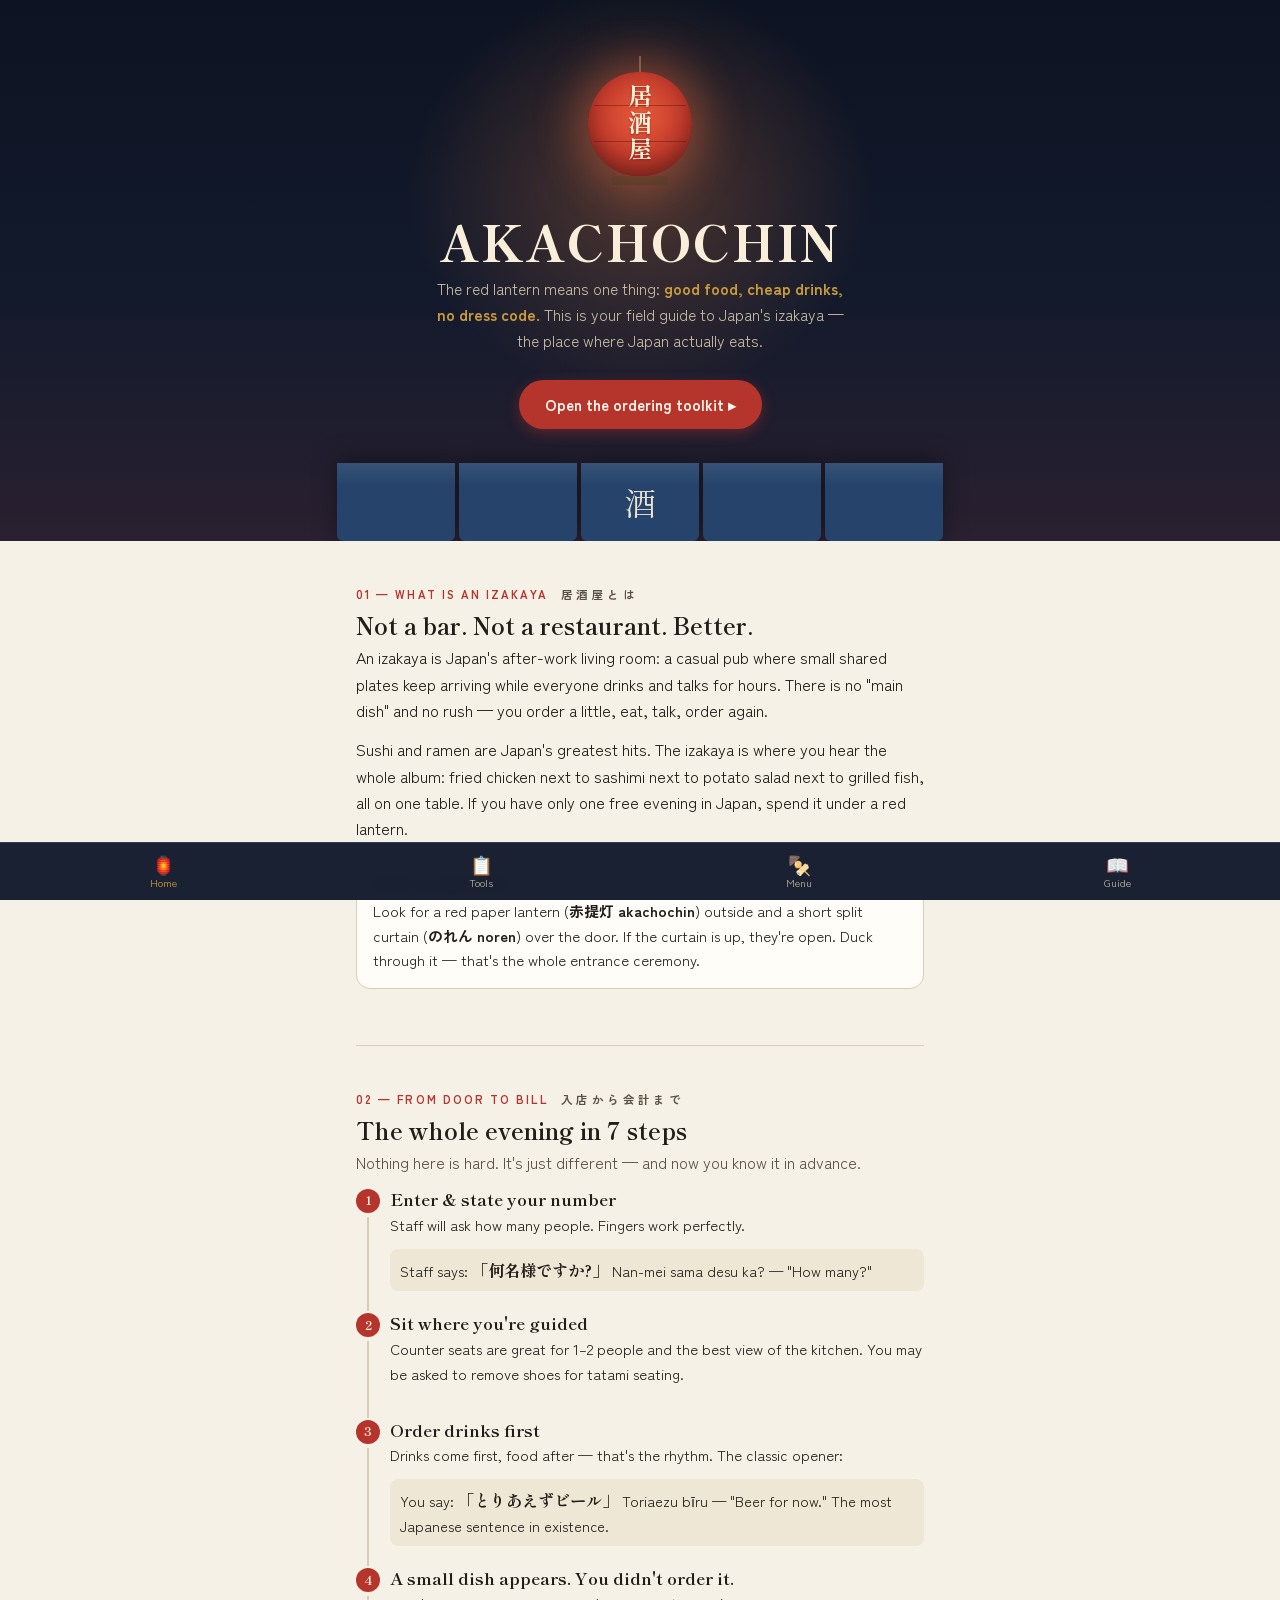
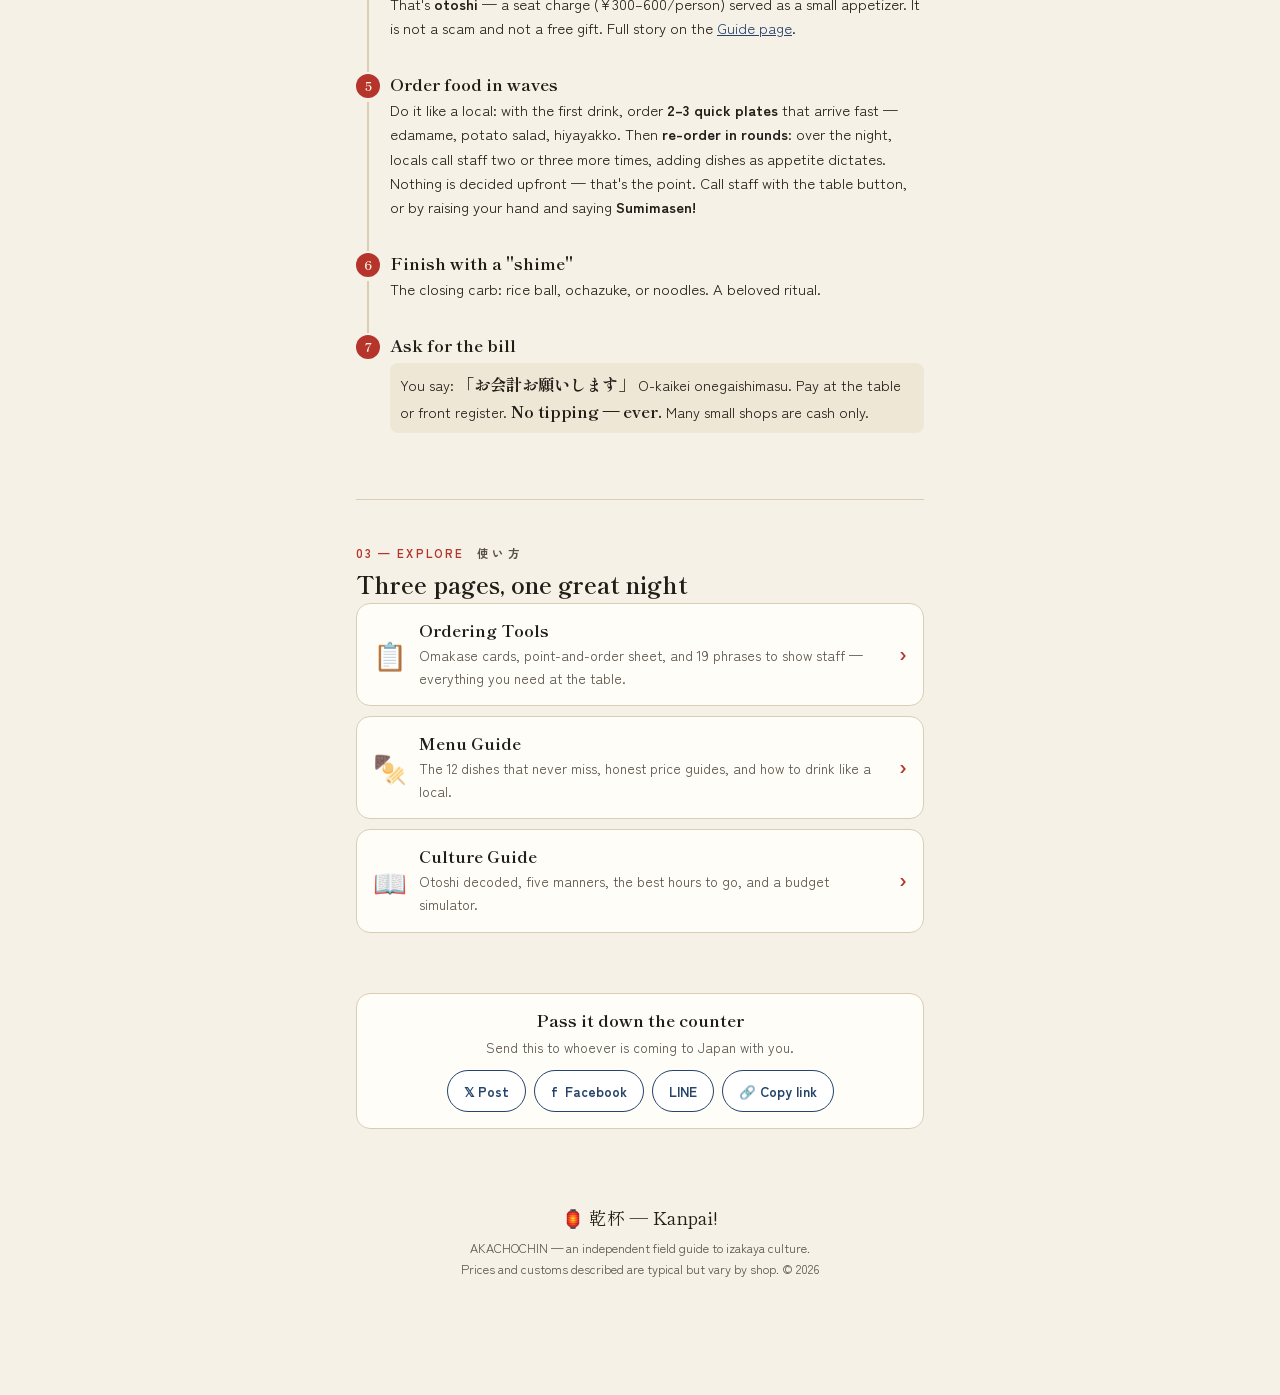
<file: index.html>
<!DOCTYPE html>
<html lang="en">
<head>
<meta charset="UTF-8">
<meta name="viewport" content="width=device-width, initial-scale=1.0">
<title>AKACHOCHIN — The Real Izakaya Guide for Travelers</title>
<meta name="description" content="How to enjoy a real Japanese izakaya: ordering tools, menu guide, otoshi explained, manners, and a budget calculator. Made for travelers.">
<meta property="og:site_name" content="AKACHOCHIN">
<meta property="og:type" content="website">
<meta property="og:title" content="AKACHOCHIN — The Real Izakaya Guide for Travelers">
<meta property="og:description" content="How to enjoy a real Japanese izakaya: ordering tools, menu guide, otoshi explained, manners, and a budget calculator. Made for travelers.">
<meta name="twitter:card" content="summary">
<link rel="preconnect" href="https://fonts.googleapis.com">
<link rel="preconnect" href="https://fonts.gstatic.com" crossorigin>
<link href="https://fonts.googleapis.com/css2?family=Shippori+Mincho:wght@500;600;800&family=Zen+Kaku+Gothic+New:wght@400;500;700&display=swap" rel="stylesheet">
<link rel="stylesheet" href="style.css">
</head>
<body>
<header class="hero">
  <div class="lantern" aria-hidden="true">
    <div class="cord"></div>
    <div class="body"><span class="moji">居酒屋</span></div>
    <div class="cap"></div>
  </div>
  <h1>AKACHOCHIN</h1>
  <p class="sub">The red lantern means one thing: <strong>good food, cheap drinks, no dress code.</strong> This is your field guide to Japan's izakaya — the place where Japan actually eats.</p>
  <a class="hero-cta" href="tools.html">Open the ordering toolkit ▸</a>
  <div class="noren" aria-hidden="true">
    <span></span><span></span><span></span><span></span><span></span>
  </div>
</header>

<main class="wrap">
<main class="wrap">

<section id="what">
  <p class="eyebrow">01 — What is an izakaya <span class="jp">居酒屋とは</span></p>
  <h2>Not a bar. Not a restaurant. Better.</h2>
  <p>An izakaya is Japan's after-work living room: a casual pub where small shared plates keep arriving while everyone drinks and talks for hours. There is no "main dish" and no rush — you order a little, eat, talk, order again.</p>
  <p>Sushi and ramen are Japan's greatest hits. The izakaya is where you hear the whole album: fried chicken next to sashimi next to potato salad next to grilled fish, all on one table. If you have only one free evening in Japan, spend it under a red lantern.</p>
  <div class="card">
    <h3>How to spot one</h3>
    <p style="margin:6px 0 0;font-size:.92rem">Look for a red paper lantern (<b>赤提灯 akachochin</b>) outside and a short split curtain (<b>のれん noren</b>) over the door. If the curtain is up, they're open. Duck through it — that's the whole entrance ceremony.</p>
  </div>
</section>

<section id="flow">
  <p class="eyebrow">02 — From door to bill <span class="jp">入店から会計まで</span></p>
  <h2>The whole evening in 7 steps</h2>
  <p class="lead">Nothing here is hard. It's just different — and now you know it in advance.</p>
  <ol class="flow">
    <li data-n="1"><h3>Enter & state your number</h3>
      <p style="font-size:.92rem">Staff will ask how many people. Fingers work perfectly.</p>
      <span class="jp-say">Staff says: <b>「何名様ですか?」</b> Nan-mei sama desu ka? — "How many?"</span></li>
    <li data-n="2"><h3>Sit where you're guided</h3>
      <p style="font-size:.92rem">Counter seats are great for 1–2 people and the best view of the kitchen. You may be asked to remove shoes for tatami seating.</p></li>
    <li data-n="3"><h3>Order drinks first</h3>
      <p style="font-size:.92rem">Drinks come first, food after — that's the rhythm. The classic opener:</p>
      <span class="jp-say">You say: <b>「とりあえずビール」</b> Toriaezu bīru — "Beer for now." The most Japanese sentence in existence.</span></li>
    <li data-n="4"><h3>A small dish appears. You didn't order it.</h3>
      <p style="font-size:.92rem">That's <b>otoshi</b> — a seat charge (¥300–600/person) served as a small appetizer. It is not a scam and not a free gift. Full story on the <a href="guide.html#otoshi">Guide page</a>.</p></li>
    <li data-n="5"><h3>Order food in waves</h3>
      <p style="font-size:.92rem">Do it like a local: with the first drink, order <b>2–3 quick plates</b> that arrive fast — edamame, potato salad, hiyayakko. Then <b>re-order in rounds</b>: over the night, locals call staff two or three more times, adding dishes as appetite dictates. Nothing is decided upfront — that's the point. Call staff with the table button, or by raising your hand and saying <b>Sumimasen!</b></p></li>
    <li data-n="6"><h3>Finish with a "shime"</h3>
      <p style="font-size:.92rem">The closing carb: rice ball, ochazuke, or noodles. A beloved ritual.</p></li>
    <li data-n="7"><h3>Ask for the bill</h3>
      <span class="jp-say">You say: <b>「お会計お願いします」</b> O-kaikei onegaishimasu. Pay at the table or front register. <b>No tipping — ever.</b> Many small shops are cash only.</span></li>
  </ol>
</section>

<!-- ================= EXPLORE ================= -->
<section id="explore" style="border-bottom:none">
  <p class="eyebrow">03 — Explore <span class="jp">使い方</span></p>
  <h2>Three pages, one great night</h2>
  <a class="pagecard" href="tools.html"><div class="card"><span class="big-ic">📋</span>
    <div><h3>Ordering Tools</h3><p>Omakase cards, point-and-order sheet, and 19 phrases to show staff — everything you need at the table.</p></div>
    <span class="arr">›</span></div></a>
  <a class="pagecard" href="menu.html"><div class="card"><span class="big-ic">🍢</span>
    <div><h3>Menu Guide</h3><p>The 12 dishes that never miss, honest price guides, and how to drink like a local.</p></div>
    <span class="arr">›</span></div></a>
  <a class="pagecard" href="guide.html"><div class="card"><span class="big-ic">📖</span>
    <div><h3>Culture Guide</h3><p>Otoshi decoded, five manners, the best hours to go, and a budget simulator.</p></div>
    <span class="arr">›</span></div></a>
</section>
<div class="share-wrap"><div class="card" id="shareBox" data-text="AKACHOCHIN 🏮 The field guide to Japan's izakaya — how to order, what otoshi is, and the dishes that never miss."></div></div></main>

<footer>
  <div class="kanpai">🏮 乾杯 — Kanpai!</div>
  <p>AKACHOCHIN — an independent field guide to izakaya culture.<br>
  Prices and customs described are typical but vary by shop. © 2026</p>
</footer>

<nav class="bottom" aria-label="Site navigation"><a href="index.html" class="hot"><span class="i">🏮</span>Home</a><a href="tools.html"><span class="i">📋</span>Tools</a><a href="menu.html"><span class="i">🍢</span>Menu</a><a href="guide.html"><span class="i">📖</span>Guide</a></nav>
<script src="app.js"></script>
</body>
</html>
</file>
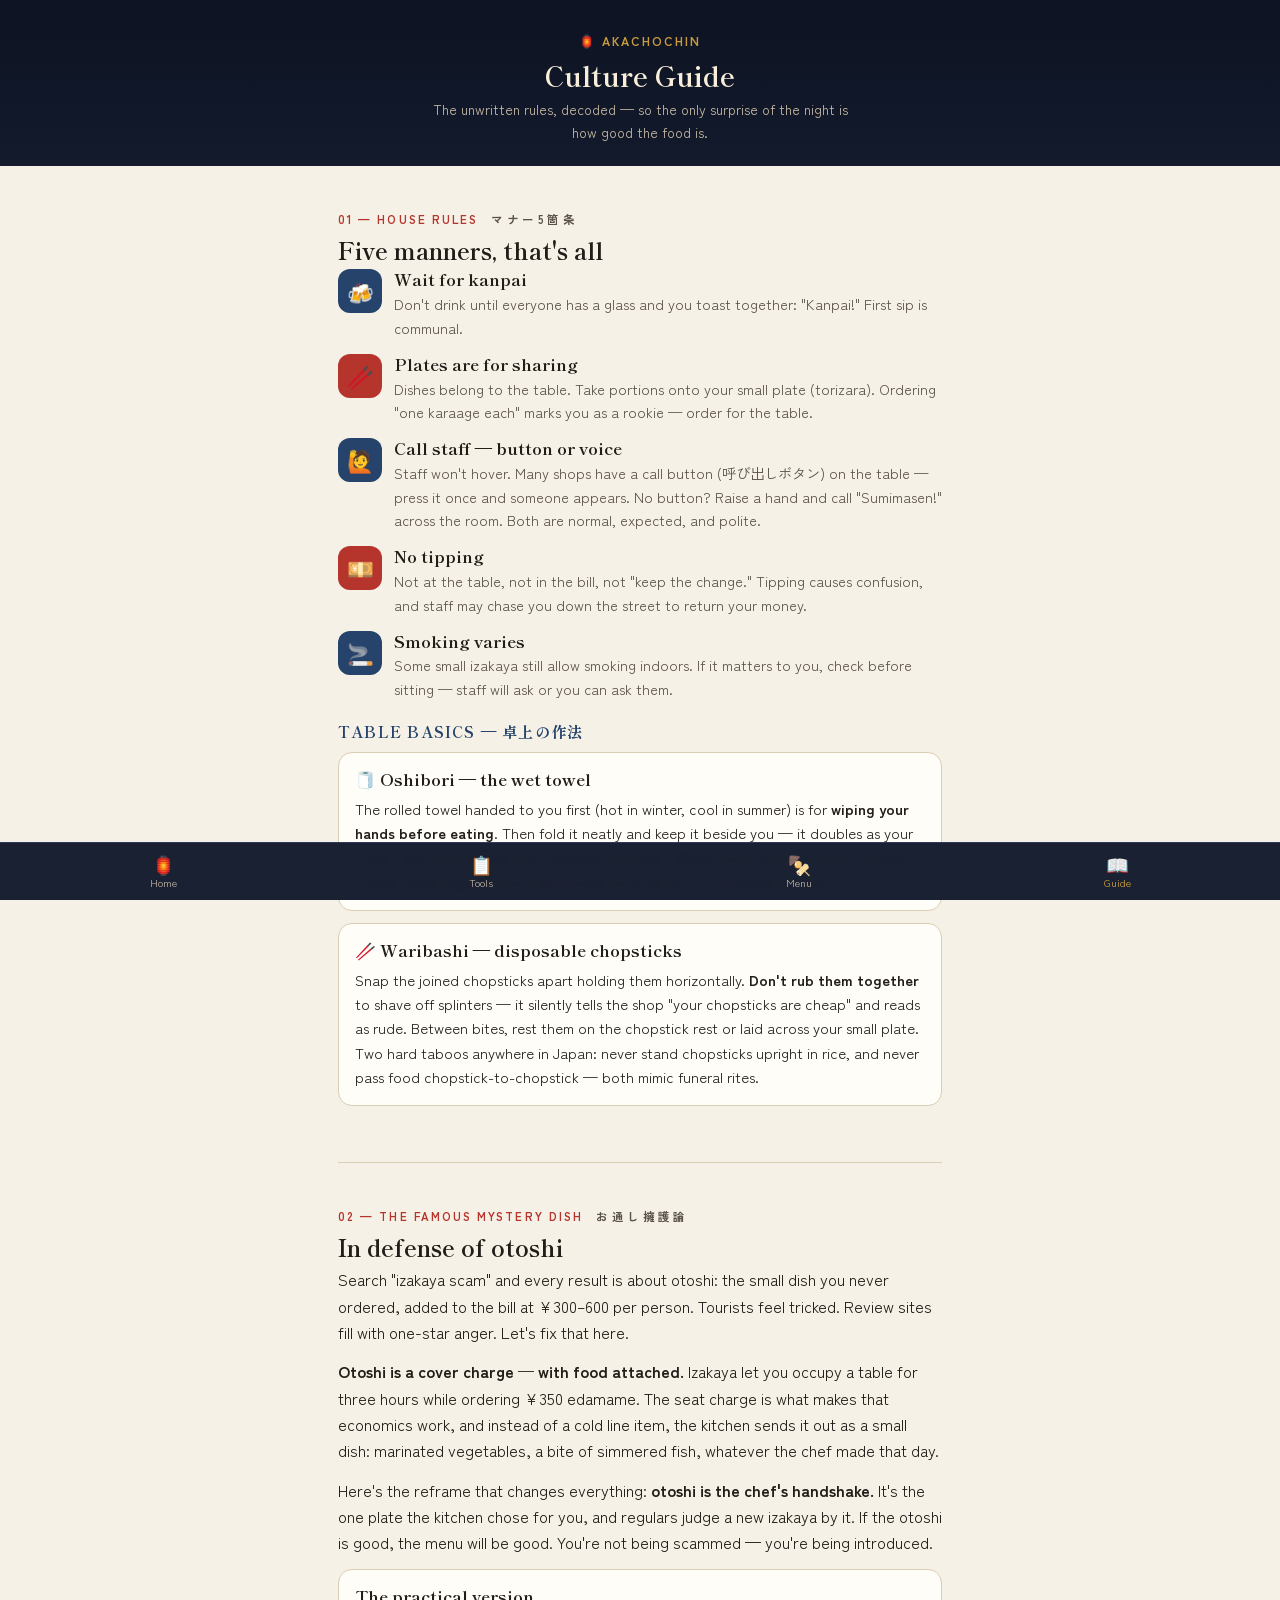
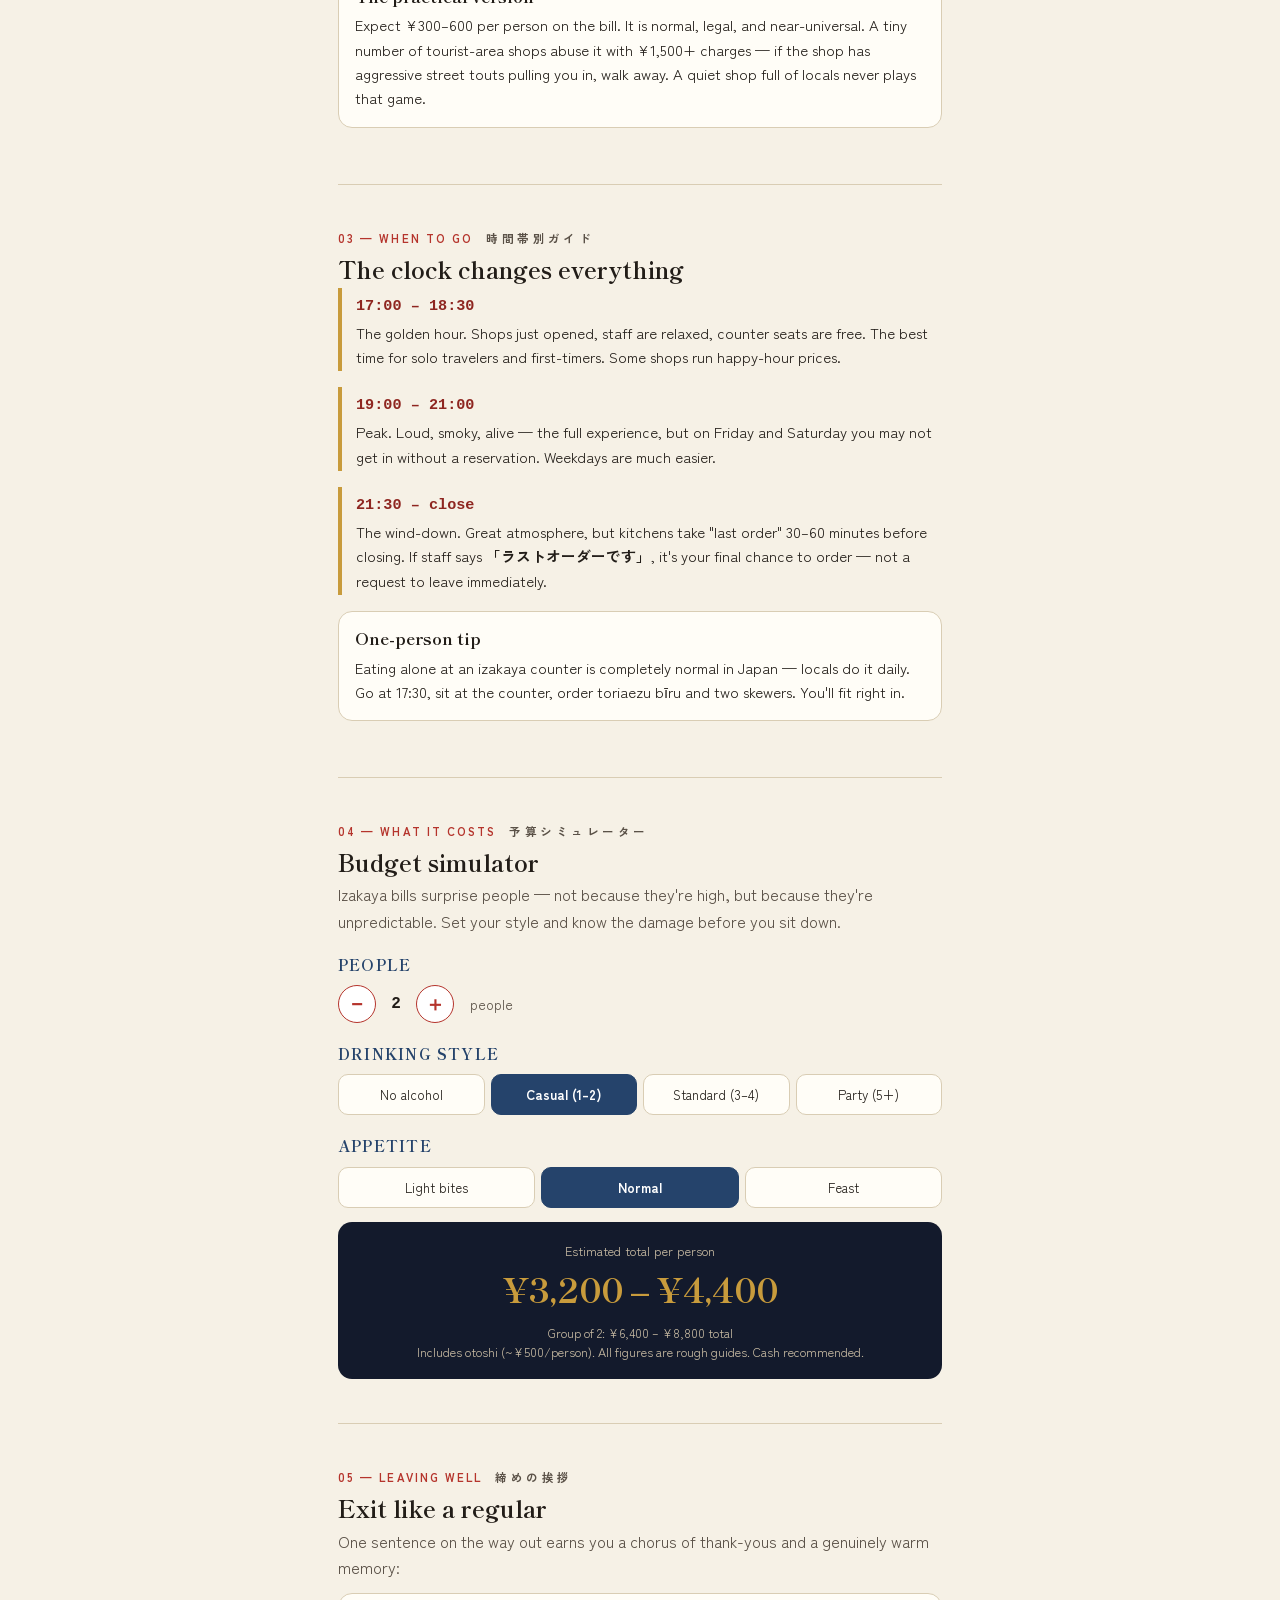
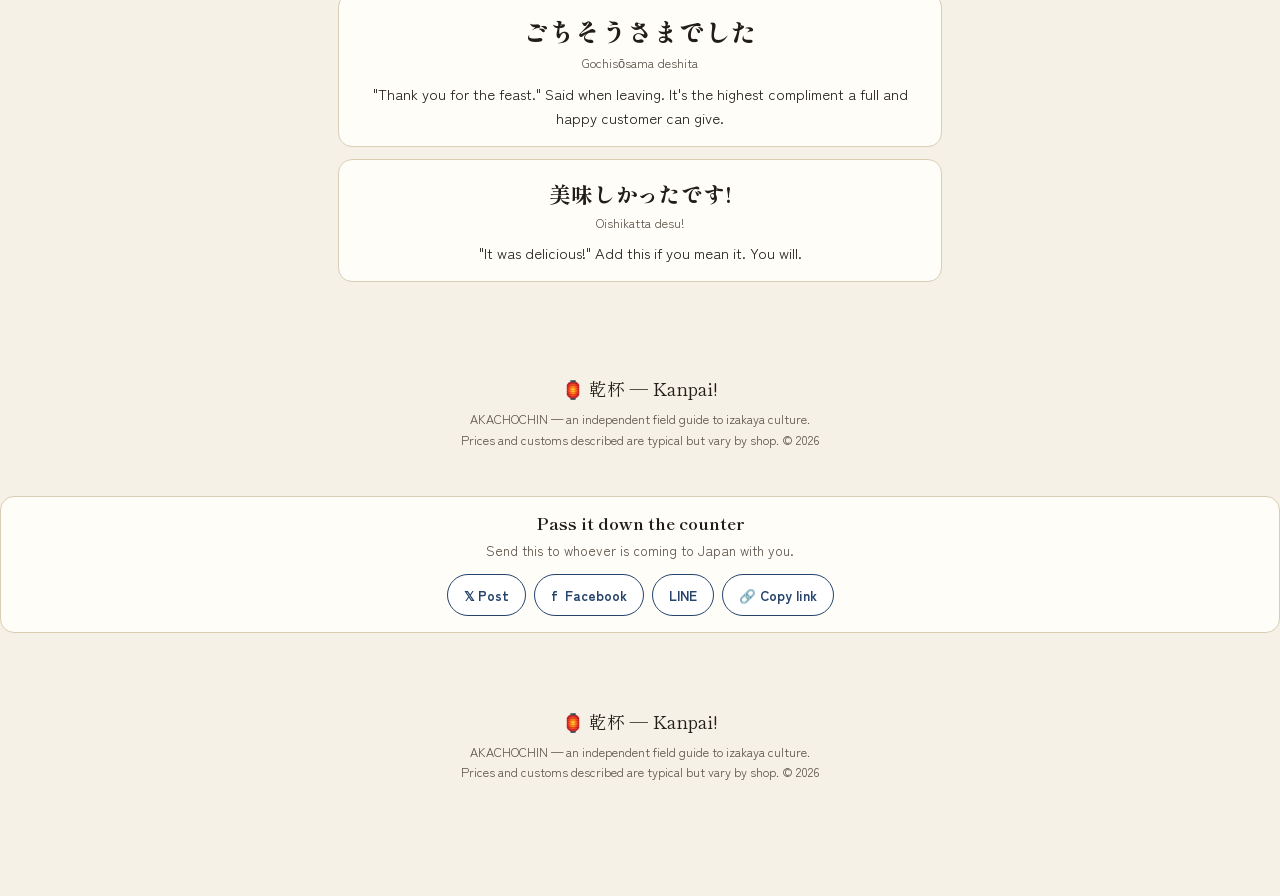
<file: guide.html>
<!DOCTYPE html>
<html lang="en">
<head>
<meta charset="UTF-8">
<meta name="viewport" content="width=device-width, initial-scale=1.0">
<title>Izakaya Culture Guide — manners, otoshi, budget | AKACHOCHIN</title>
<meta name="description" content="Five manners, oshibori and chopstick basics, the otoshi cover charge explained, the best hours to go, and a per-person budget simulator.">
<meta property="og:site_name" content="AKACHOCHIN">
<meta property="og:type" content="website">
<meta property="og:title" content="Izakaya Culture Guide — manners, otoshi, budget | AKACHOCHIN">
<meta property="og:description" content="Five manners, oshibori and chopstick basics, the otoshi cover charge explained, the best hours to go, and a per-person budget simulator.">
<meta name="twitter:card" content="summary">
<link rel="preconnect" href="https://fonts.googleapis.com">
<link rel="preconnect" href="https://fonts.gstatic.com" crossorigin>
<link href="https://fonts.googleapis.com/css2?family=Shippori+Mincho:wght@500;600;800&family=Zen+Kaku+Gothic+New:wght@400;500;700&display=swap" rel="stylesheet">
<link rel="stylesheet" href="style.css">
</head>
<body>
<header class="page-head">
  <a class="home" href="index.html">🏮 AKACHOCHIN</a>
  <h1>Culture Guide</h1>
  <p class="sub">The unwritten rules, decoded — so the only surprise of the night is how good the food is.</p>
</header>
<main class="wrap">

<section id="manners">
  <p class="eyebrow">01 — House rules <span class="jp">マナー5箇条</span></p>
  <h2>Five manners, that's all</h2>
  <div class="manner"><div class="ic">🍻</div><div>
    <h3>Wait for kanpai</h3><p>Don't drink until everyone has a glass and you toast together: "Kanpai!" First sip is communal.</p></div></div>
  <div class="manner"><div class="ic">🥢</div><div>
    <h3>Plates are for sharing</h3><p>Dishes belong to the table. Take portions onto your small plate (torizara). Ordering "one karaage each" marks you as a rookie — order for the table.</p></div></div>
  <div class="manner"><div class="ic">🙋</div><div>
    <h3>Call staff — button or voice</h3><p>Staff won't hover. Many shops have a call button (呼び出しボタン) on the table — press it once and someone appears. No button? Raise a hand and call "Sumimasen!" across the room. Both are normal, expected, and polite.</p></div></div>
  <div class="manner"><div class="ic">💴</div><div>
    <h3>No tipping</h3><p>Not at the table, not in the bill, not "keep the change." Tipping causes confusion, and staff may chase you down the street to return your money.</p></div></div>
  <div class="manner"><div class="ic">🚬</div><div>
    <h3>Smoking varies</h3><p>Some small izakaya still allow smoking indoors. If it matters to you, check before sitting — staff will ask or you can ask them.</p></div></div>

  <div class="subhead">TABLE BASICS — 卓上の作法</div>
  <div class="card">
    <h3>🧻 Oshibori — the wet towel</h3>
    <p style="margin:6px 0 0;font-size:.92rem">The rolled towel handed to you first (hot in winter, cool in summer) is for <b>wiping your hands before eating</b>. Then fold it neatly and keep it beside you — it doubles as your finger napkin for skewers and edamame all night. Wiping your face with it is the classic middle-aged-regular move: technically frowned upon, universally forgiven.</p>
  </div>
  <div class="card">
    <h3>🥢 Waribashi — disposable chopsticks</h3>
    <p style="margin:6px 0 0;font-size:.92rem">Snap the joined chopsticks apart holding them horizontally. <b>Don't rub them together</b> to shave off splinters — it silently tells the shop "your chopsticks are cheap" and reads as rude. Between bites, rest them on the chopstick rest or laid across your small plate. Two hard taboos anywhere in Japan: never stand chopsticks upright in rice, and never pass food chopstick-to-chopstick — both mimic funeral rites.</p>
  </div>
</section>

<section id="otoshi">
  <p class="eyebrow">02 — The famous mystery dish <span class="jp">お通し擁護論</span></p>
  <h2>In defense of otoshi</h2>
  <p>Search "izakaya scam" and every result is about otoshi: the small dish you never ordered, added to the bill at ¥300–600 per person. Tourists feel tricked. Review sites fill with one-star anger. Let's fix that here.</p>
  <p><b>Otoshi is a cover charge — with food attached.</b> Izakaya let you occupy a table for three hours while ordering ¥350 edamame. The seat charge is what makes that economics work, and instead of a cold line item, the kitchen sends it out as a small dish: marinated vegetables, a bite of simmered fish, whatever the chef made that day.</p>
  <p>Here's the reframe that changes everything: <b>otoshi is the chef's handshake.</b> It's the one plate the kitchen chose for you, and regulars judge a new izakaya by it. If the otoshi is good, the menu will be good. You're not being scammed — you're being introduced.</p>
  <div class="card">
    <h3>The practical version</h3>
    <p style="margin:6px 0 0;font-size:.92rem">Expect ¥300–600 per person on the bill. It is normal, legal, and near-universal. A tiny number of tourist-area shops abuse it with ¥1,500+ charges — if the shop has aggressive street touts pulling you in, walk away. A quiet shop full of locals never plays that game.</p>
  </div>
</section>

<section id="timing">
  <p class="eyebrow">03 — When to go <span class="jp">時間帯別ガイド</span></p>
  <h2>The clock changes everything</h2>
  <div class="timeband"><span class="t">17:00 – 18:30</span>
    <p style="font-size:.92rem;margin:2px 0 0">The golden hour. Shops just opened, staff are relaxed, counter seats are free. The best time for solo travelers and first-timers. Some shops run happy-hour prices.</p></div>
  <div class="timeband"><span class="t">19:00 – 21:00</span>
    <p style="font-size:.92rem;margin:2px 0 0">Peak. Loud, smoky, alive — the full experience, but on Friday and Saturday you may not get in without a reservation. Weekdays are much easier.</p></div>
  <div class="timeband"><span class="t">21:30 – close</span>
    <p style="font-size:.92rem;margin:2px 0 0">The wind-down. Great atmosphere, but kitchens take "last order" 30–60 minutes before closing. If staff says <b>「ラストオーダーです」</b>, it's your final chance to order — not a request to leave immediately.</p></div>
  <div class="card">
    <h3>One-person tip</h3>
    <p style="margin:6px 0 0;font-size:.92rem">Eating alone at an izakaya counter is completely normal in Japan — locals do it daily. Go at 17:30, sit at the counter, order toriaezu bīru and two skewers. You'll fit right in.</p>
  </div>
</section>

<section id="budget">
  <p class="eyebrow">04 — What it costs <span class="jp">予算シミュレーター</span></p>
  <h2>Budget simulator</h2>
  <p class="lead">Izakaya bills surprise people — not because they're high, but because they're unpredictable. Set your style and know the damage before you sit down.</p>
  <div class="subhead">PEOPLE</div>
  <div class="people-row">
    <div class="counter">
      <button id="pMinus" aria-label="fewer people">−</button>
      <span class="qty" id="pCount">2</span>
      <button id="pPlus" aria-label="more people">＋</button>
    </div>
    <span style="font-size:.85rem;color:var(--sumi-soft)">people</span>
  </div>
  <div class="subhead">DRINKING STYLE</div>
  <div class="seg" id="drinkSeg">
    <button data-v="0">No alcohol</button>
    <button data-v="1" class="on">Casual (1–2)</button>
    <button data-v="2">Standard (3–4)</button>
    <button data-v="3">Party (5+)</button>
  </div>
  <div class="subhead">APPETITE</div>
  <div class="seg" id="foodSeg">
    <button data-v="0">Light bites</button>
    <button data-v="1" class="on">Normal</button>
    <button data-v="2">Feast</button>
  </div>
  <div class="budget-out">
    <div class="per">Estimated total per person</div>
    <div class="yen" id="yenOut">¥3,500 – ¥4,600</div>
    <div class="detail" id="yenDetail"></div>
  </div>
</section>

<section id="bye" style="border-bottom:none">
  <p class="eyebrow">05 — Leaving well <span class="jp">締めの挨拶</span></p>
  <h2>Exit like a regular</h2>
  <p class="lead">One sentence on the way out earns you a chorus of thank-yous and a genuinely warm memory:</p>
  <div class="card" style="text-align:center">
    <div style="font-family:var(--font-display);font-weight:800;font-size:1.6rem">ごちそうさまでした</div>
    <div style="font-size:.8rem;color:var(--sumi-soft)">Gochisōsama deshita</div>
    <p style="margin:8px 0 0;font-size:.92rem">"Thank you for the feast." Said when leaving. It's the highest compliment a full and happy customer can give.</p>
  </div>
  <div class="card" style="text-align:center">
    <div style="font-family:var(--font-display);font-weight:800;font-size:1.35rem">美味しかったです!</div>
    <div style="font-size:.8rem;color:var(--sumi-soft)">Oishikatta desu!</div>
    <p style="margin:8px 0 0;font-size:.92rem">"It was delicious!" Add this if you mean it. You will.</p>
  </div>
</section>

<aside class="ad-slot" id="ad-1"><!-- affiliate/ad placement: phase 2 --></aside>

</main>

<footer>
  <div class="kanpai">🏮 乾杯 — Kanpai!</div>
  <p>AKACHOCHIN — an independent field guide to izakaya culture.<br>
  Prices and customs described are typical but vary by shop. © 2026</p>
</footer>
<div class="share-wrap"><div class="card" id="shareBox" data-text="Izakaya manners, otoshi, and budget — decoded for travelers 🏮 AKACHOCHIN"></div></div></main>

<footer>
  <div class="kanpai">🏮 乾杯 — Kanpai!</div>
  <p>AKACHOCHIN — an independent field guide to izakaya culture.<br>
  Prices and customs described are typical but vary by shop. © 2026</p>
</footer>

<nav class="bottom" aria-label="Site navigation"><a href="index.html"><span class="i">🏮</span>Home</a><a href="tools.html"><span class="i">📋</span>Tools</a><a href="menu.html"><span class="i">🍢</span>Menu</a><a href="guide.html" class="hot"><span class="i">📖</span>Guide</a></nav>
<script src="app.js"></script>
</body>
</html>
</file>
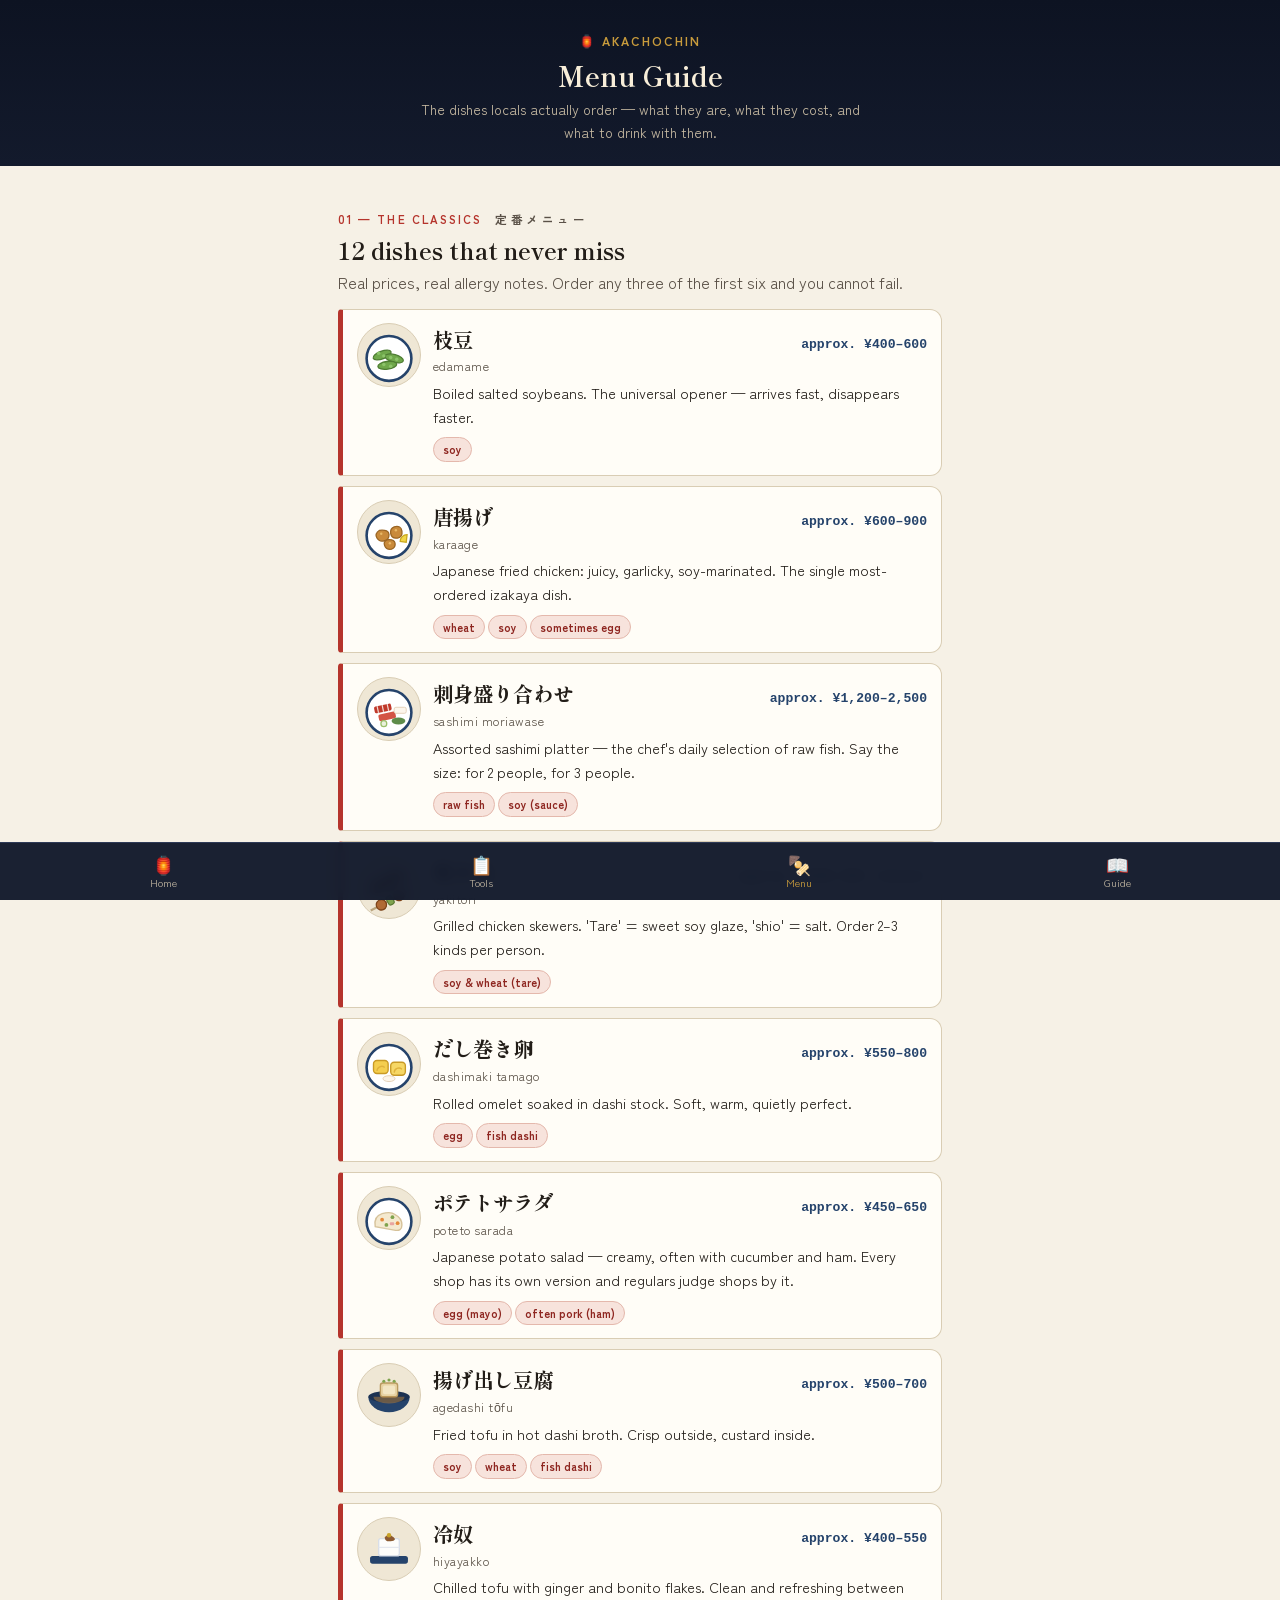
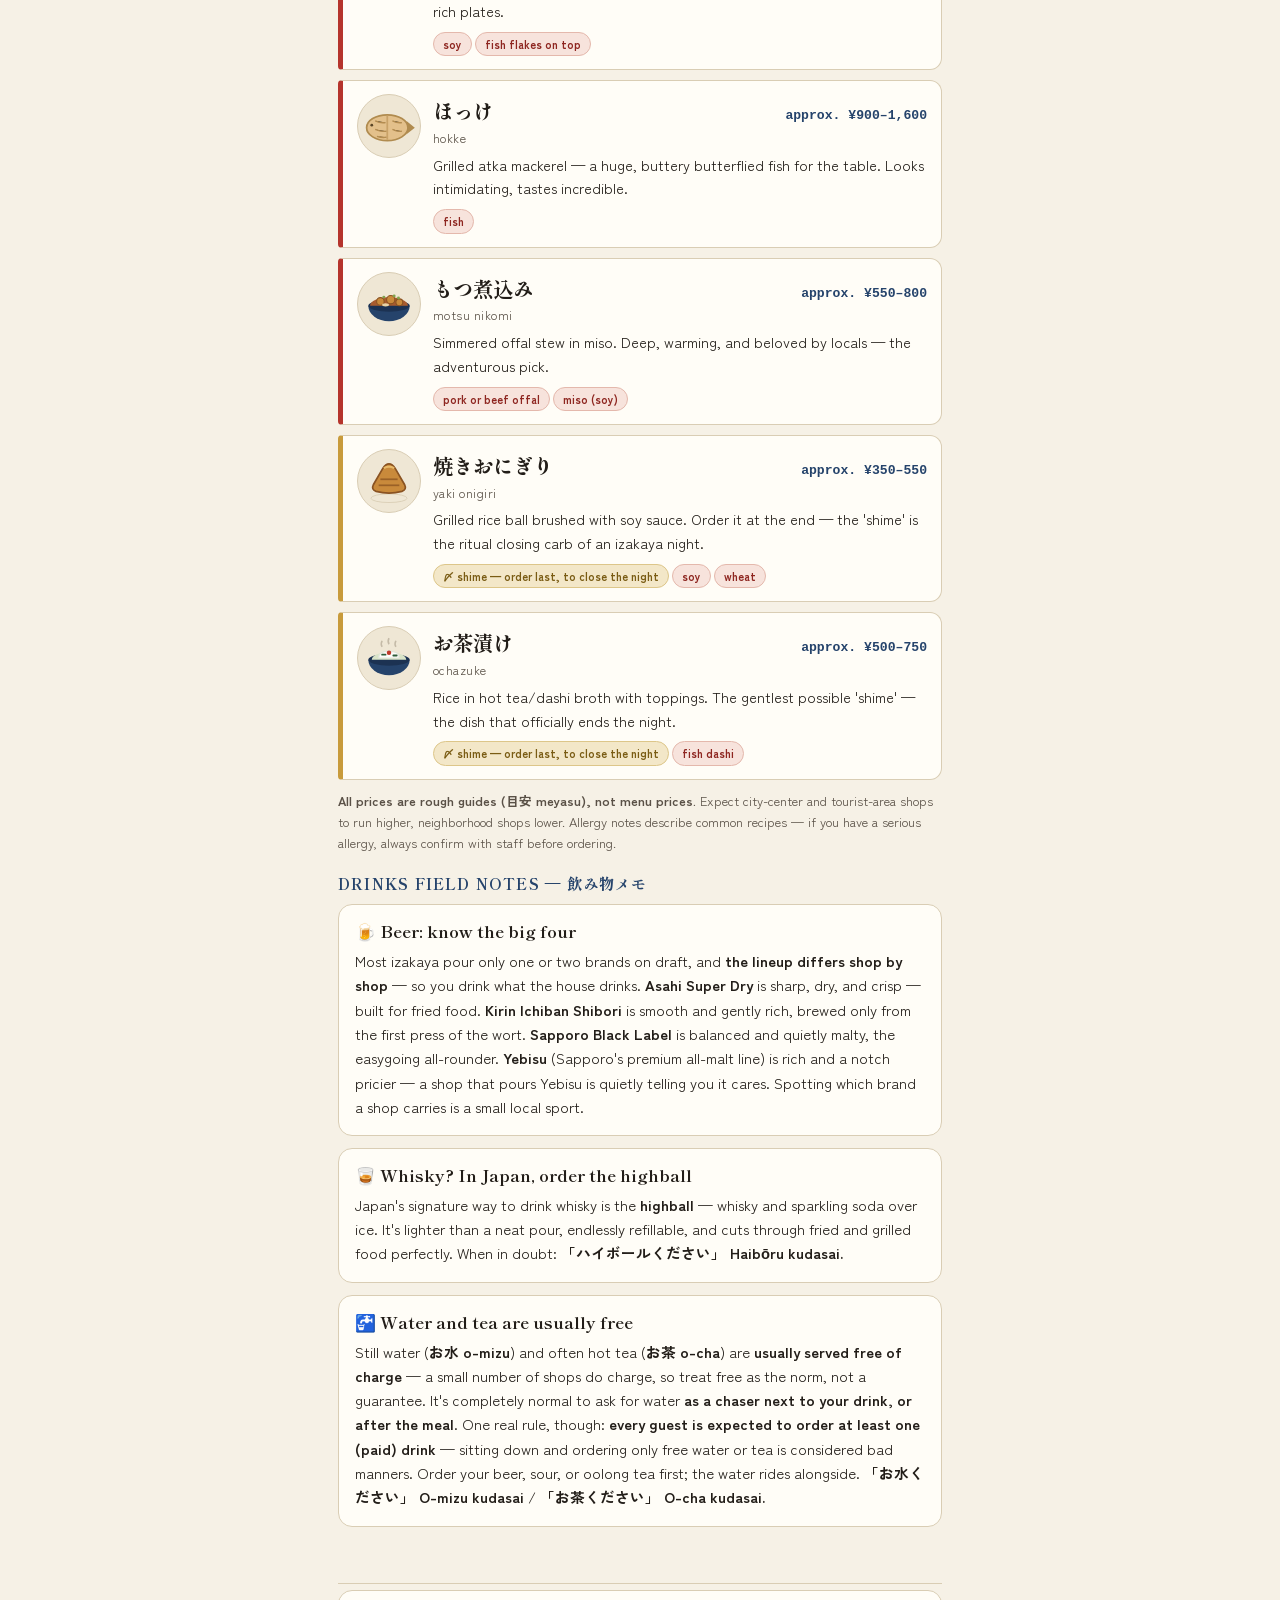
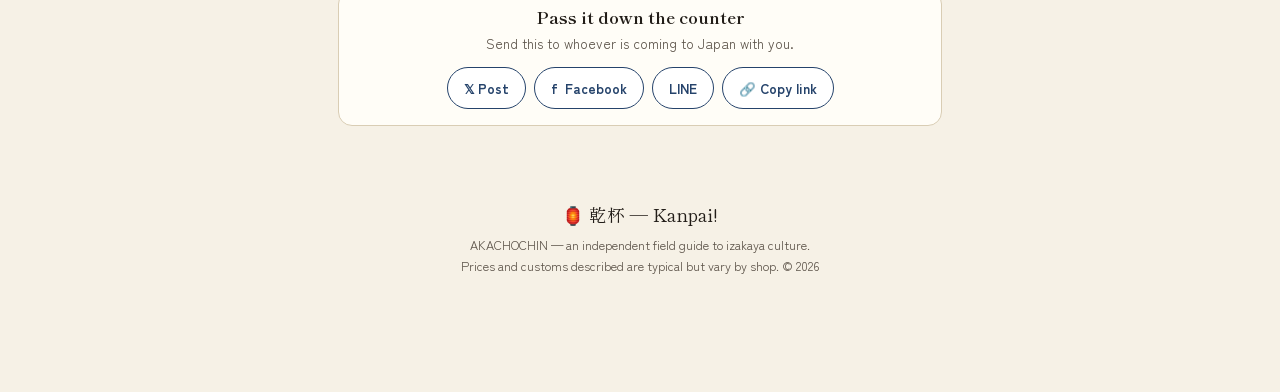
<file: menu.html>
<!DOCTYPE html>
<html lang="en">
<head>
<meta charset="UTF-8">
<meta name="viewport" content="width=device-width, initial-scale=1.0">
<title>Izakaya Menu Guide — 12 classic dishes | AKACHOCHIN</title>
<meta name="description" content="The 12 izakaya dishes that never miss, with honest price guides, allergy notes, and field notes on beer, highballs, umeshu, and free water.">
<meta property="og:site_name" content="AKACHOCHIN">
<meta property="og:type" content="website">
<meta property="og:title" content="Izakaya Menu Guide — 12 classic dishes | AKACHOCHIN">
<meta property="og:description" content="The 12 izakaya dishes that never miss, with honest price guides, allergy notes, and field notes on beer, highballs, umeshu, and free water.">
<meta name="twitter:card" content="summary">
<link rel="preconnect" href="https://fonts.googleapis.com">
<link rel="preconnect" href="https://fonts.gstatic.com" crossorigin>
<link href="https://fonts.googleapis.com/css2?family=Shippori+Mincho:wght@500;600;800&family=Zen+Kaku+Gothic+New:wght@400;500;700&display=swap" rel="stylesheet">
<link rel="stylesheet" href="style.css">
</head>
<body>
<header class="page-head">
  <a class="home" href="index.html">🏮 AKACHOCHIN</a>
  <h1>Menu Guide</h1>
  <p class="sub">The dishes locals actually order — what they are, what they cost, and what to drink with them.</p>
</header>
<main class="wrap">

<section id="menu">
  <p class="eyebrow">01 — The classics <span class="jp">定番メニュー</span></p>
  <h2>12 dishes that never miss</h2>
  <p class="lead">Real prices, real allergy notes. Order any three of the first six and you cannot fail.</p>
  <div id="menuList"></div>
  <p style="font-size:.8rem;color:var(--sumi-soft)"><b>All prices are rough guides (目安 meyasu), not menu prices.</b> Expect city-center and tourist-area shops to run higher, neighborhood shops lower. Allergy notes describe common recipes — if you have a serious allergy, always confirm with staff before ordering.</p>

  <div class="subhead">DRINKS FIELD NOTES — 飲み物メモ</div>
  <div class="card">
    <h3>🍺 Beer: know the big four</h3>
    <p style="margin:6px 0 0;font-size:.92rem">Most izakaya pour only one or two brands on draft, and <b>the lineup differs shop by shop</b> — so you drink what the house drinks. <b>Asahi Super Dry</b> is sharp, dry, and crisp — built for fried food. <b>Kirin Ichiban Shibori</b> is smooth and gently rich, brewed only from the first press of the wort. <b>Sapporo Black Label</b> is balanced and quietly malty, the easygoing all-rounder. <b>Yebisu</b> (Sapporo's premium all-malt line) is rich and a notch pricier — a shop that pours Yebisu is quietly telling you it cares. Spotting which brand a shop carries is a small local sport.</p>
  </div>
  <div class="card">
    <h3>🥃 Whisky? In Japan, order the highball</h3>
    <p style="margin:6px 0 0;font-size:.92rem">Japan's signature way to drink whisky is the <b>highball</b> — whisky and sparkling soda over ice. It's lighter than a neat pour, endlessly refillable, and cuts through fried and grilled food perfectly. When in doubt: <b>「ハイボールください」 Haibōru kudasai.</b></p>
  </div>
  <div class="card">
    <h3>🚰 Water and tea are usually free</h3>
    <p style="margin:6px 0 0;font-size:.92rem">Still water (<b>お水 o-mizu</b>) and often hot tea (<b>お茶 o-cha</b>) are <b>usually served free of charge</b> — a small number of shops do charge, so treat free as the norm, not a guarantee. It's completely normal to ask for water <b>as a chaser next to your drink, or after the meal</b>. One real rule, though: <b>every guest is expected to order at least one (paid) drink</b> — sitting down and ordering only free water or tea is considered bad manners. Order your beer, sour, or oolong tea first; the water rides alongside. <b>「お水ください」 O-mizu kudasai</b> / <b>「お茶ください」 O-cha kudasai.</b></p>
  </div>
</section>
<div class="share-wrap"><div class="card" id="shareBox" data-text="The 12 izakaya dishes that never miss 🏮 AKACHOCHIN"></div></div></main>

<footer>
  <div class="kanpai">🏮 乾杯 — Kanpai!</div>
  <p>AKACHOCHIN — an independent field guide to izakaya culture.<br>
  Prices and customs described are typical but vary by shop. © 2026</p>
</footer>

<nav class="bottom" aria-label="Site navigation"><a href="index.html"><span class="i">🏮</span>Home</a><a href="tools.html"><span class="i">📋</span>Tools</a><a href="menu.html" class="hot"><span class="i">🍢</span>Menu</a><a href="guide.html"><span class="i">📖</span>Guide</a></nav>
<script src="app.js"></script>
</body>
</html>
</file>
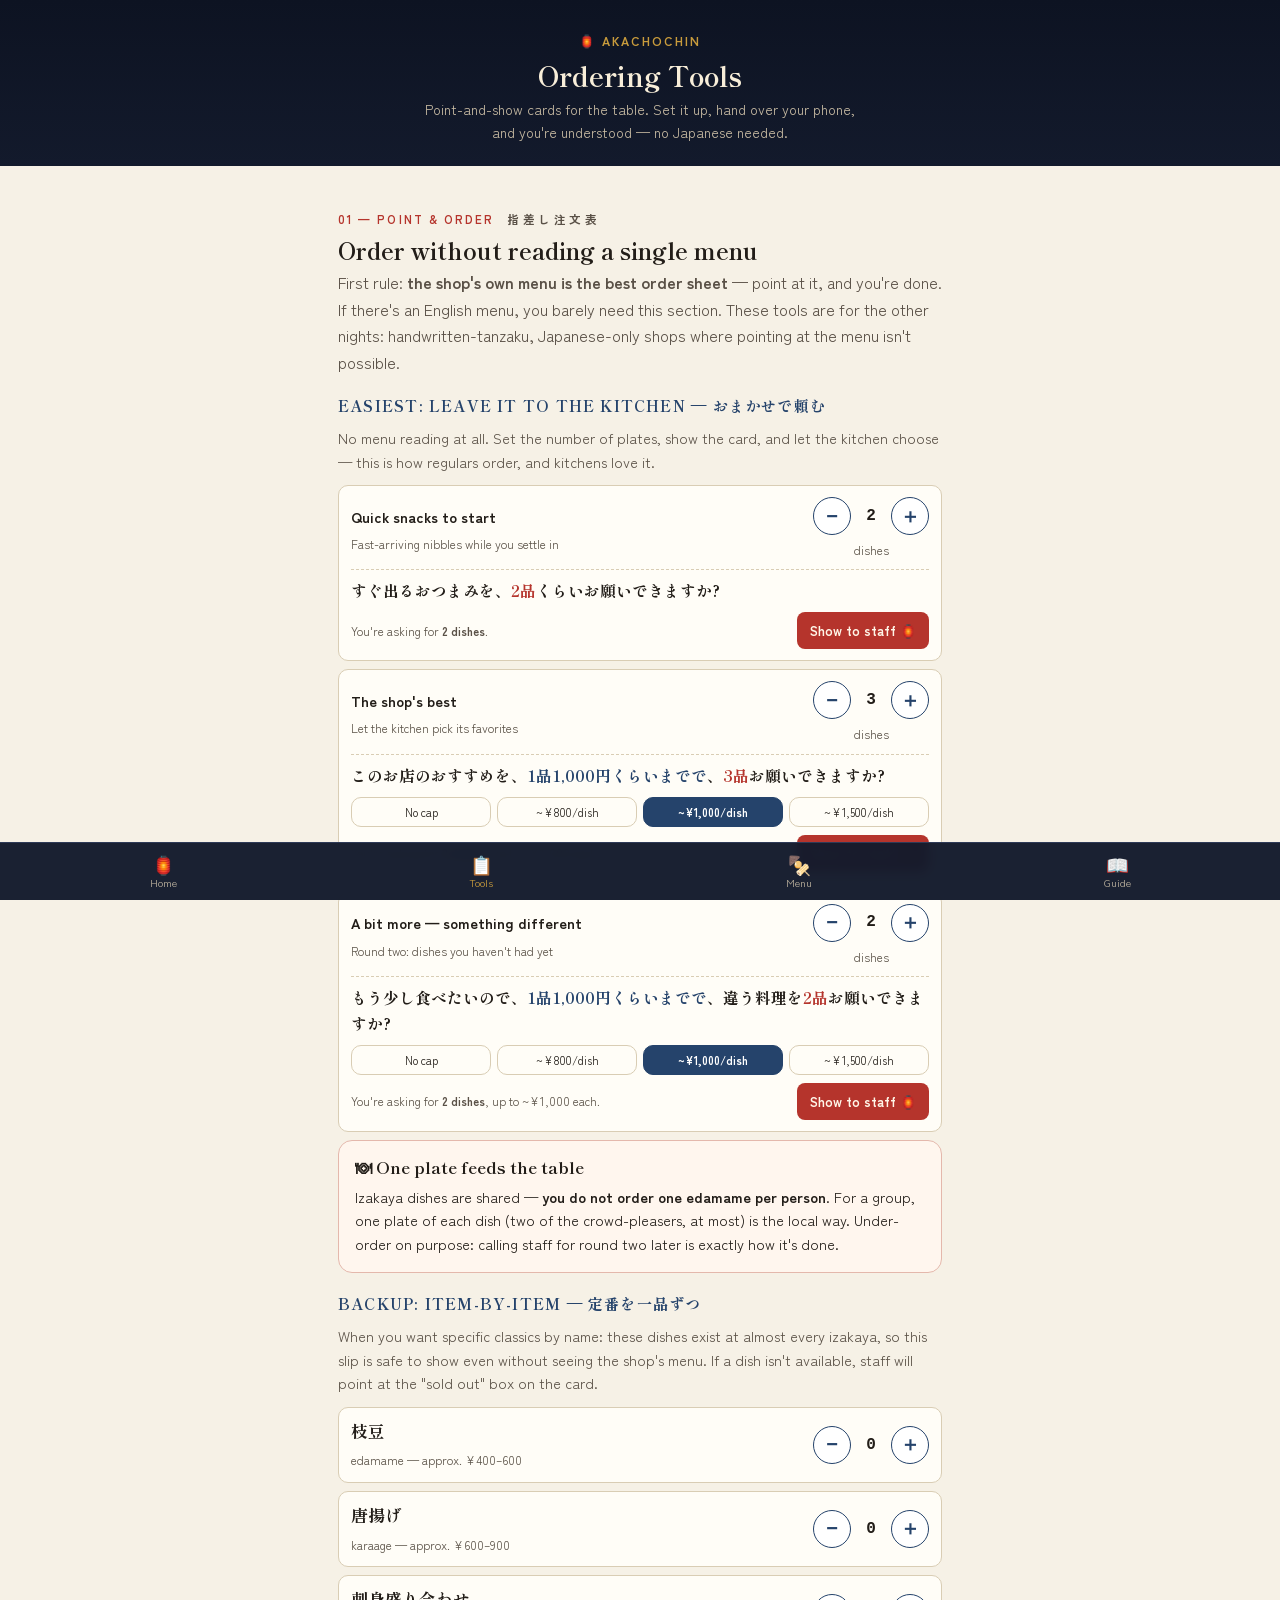
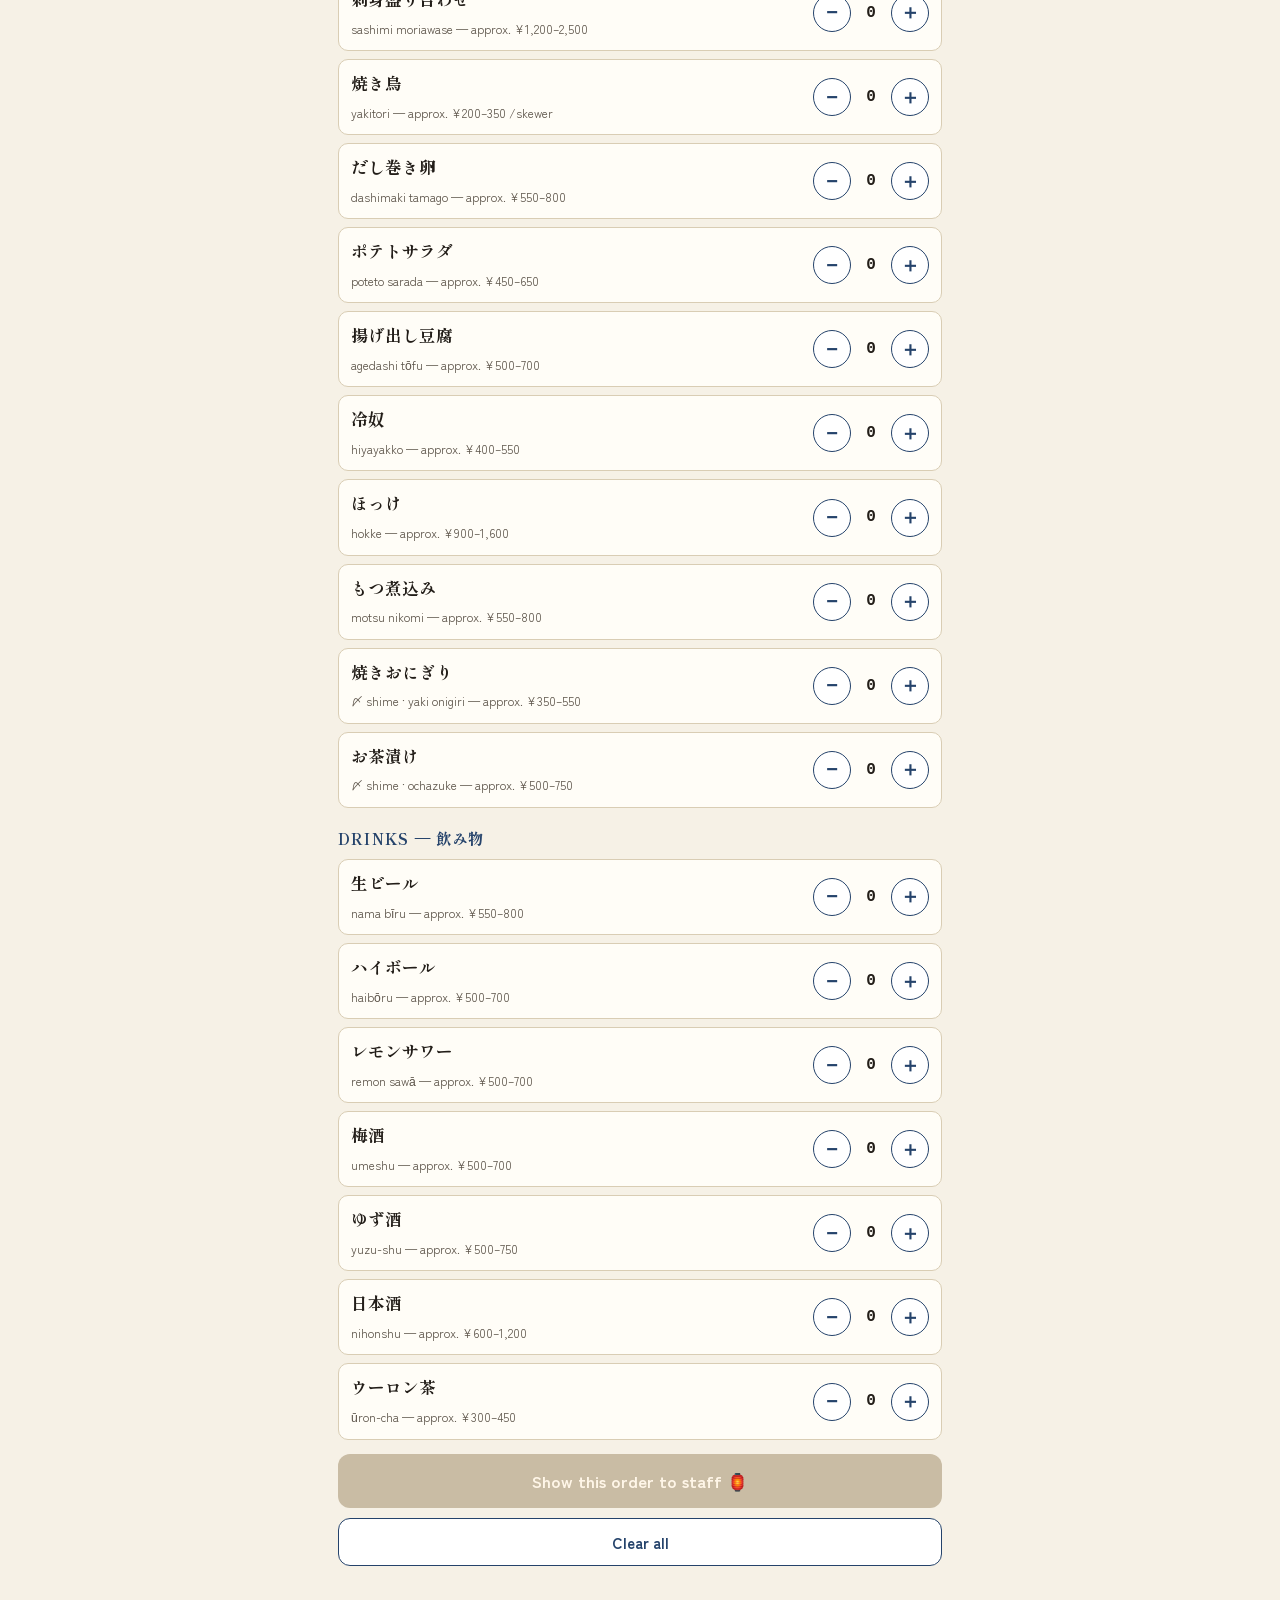
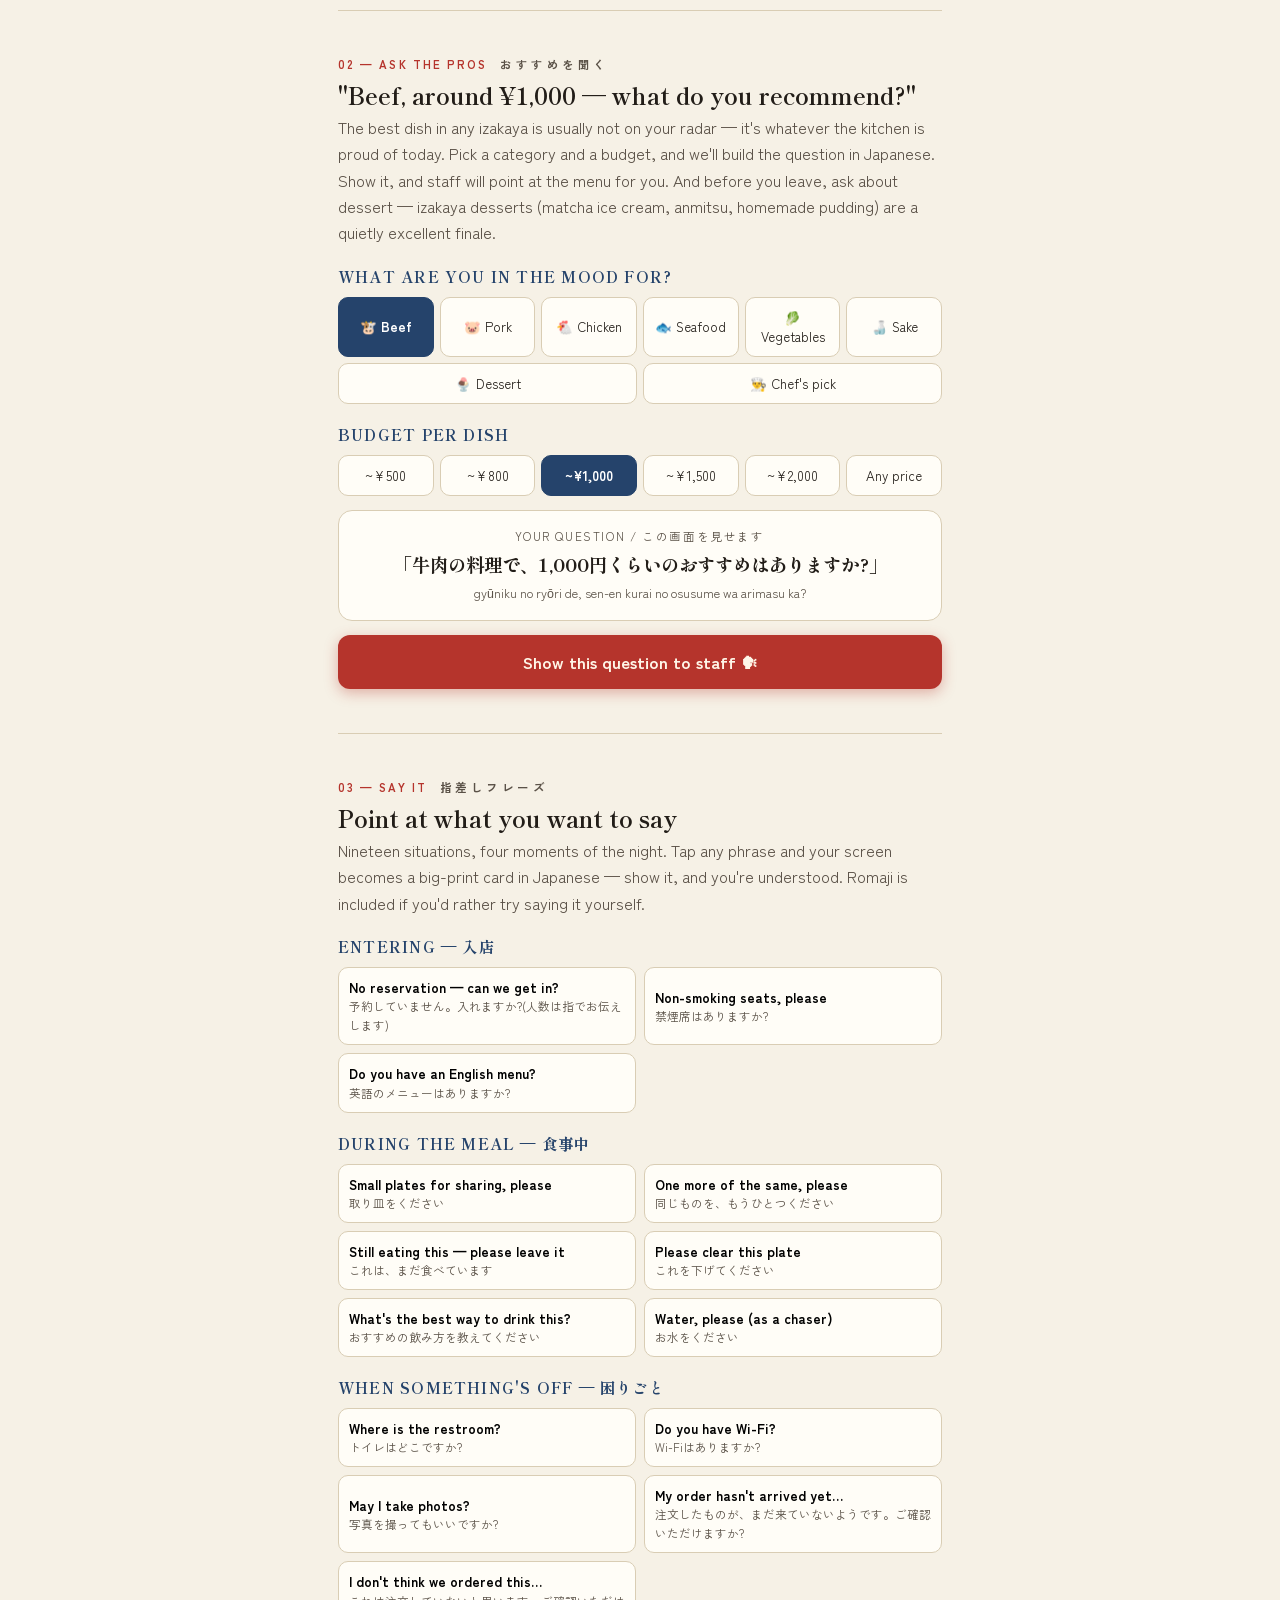
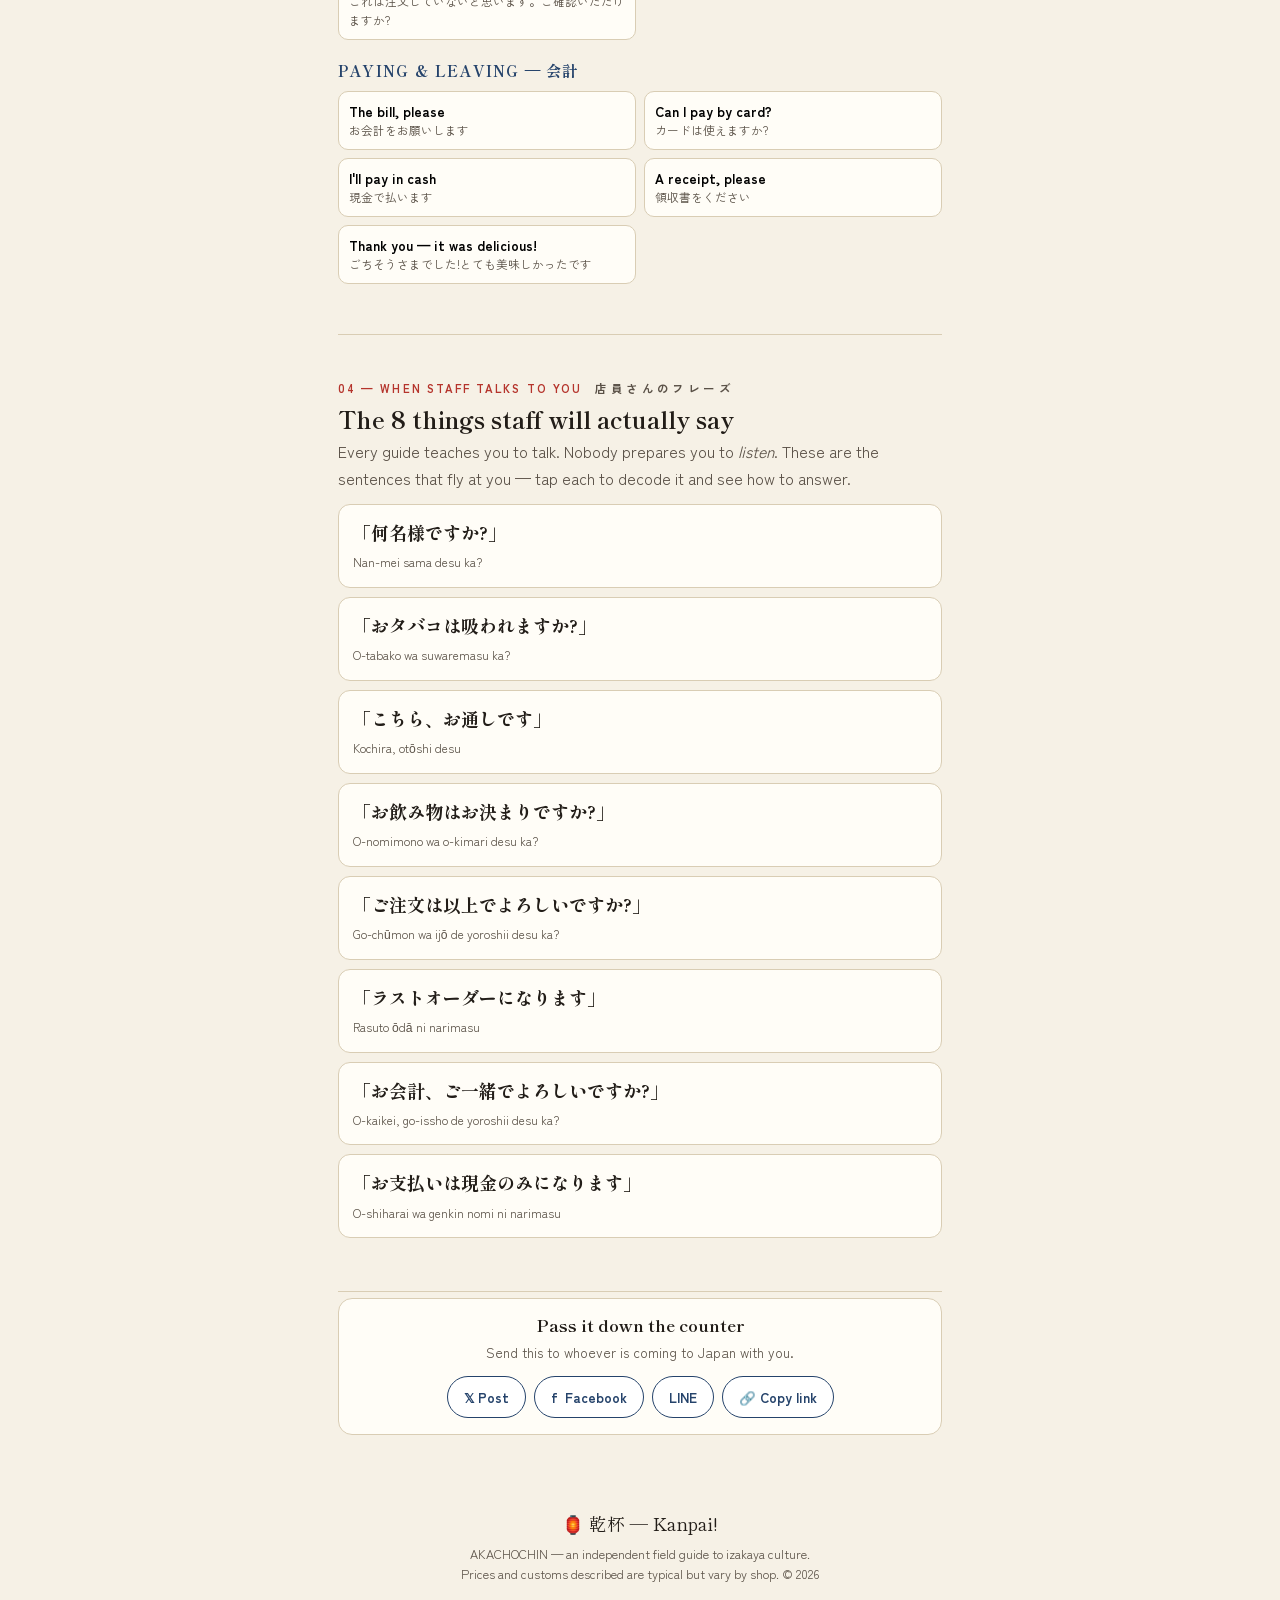
<file: tools.html>
<!DOCTYPE html>
<html lang="en">
<head>
<meta charset="UTF-8">
<meta name="viewport" content="width=device-width, initial-scale=1.0">
<title>Izakaya Ordering Tools — point-and-show cards | AKACHOCHIN</title>
<meta name="description" content="Order at any izakaya without reading a menu: omakase cards, a point-and-order sheet, a recommendation asker, and 19 point-and-show phrases in Japanese.">
<meta property="og:site_name" content="AKACHOCHIN">
<meta property="og:type" content="website">
<meta property="og:title" content="Izakaya Ordering Tools — point-and-show cards | AKACHOCHIN">
<meta property="og:description" content="Order at any izakaya without reading a menu: omakase cards, a point-and-order sheet, a recommendation asker, and 19 point-and-show phrases in Japanese.">
<meta name="twitter:card" content="summary">
<link rel="preconnect" href="https://fonts.googleapis.com">
<link rel="preconnect" href="https://fonts.gstatic.com" crossorigin>
<link href="https://fonts.googleapis.com/css2?family=Shippori+Mincho:wght@500;600;800&family=Zen+Kaku+Gothic+New:wght@400;500;700&display=swap" rel="stylesheet">
<link rel="stylesheet" href="style.css">
</head>
<body>
<header class="page-head">
  <a class="home" href="index.html">🏮 AKACHOCHIN</a>
  <h1>Ordering Tools</h1>
  <p class="sub">Point-and-show cards for the table. Set it up, hand over your phone, and you're understood — no Japanese needed.</p>
</header>
<main class="wrap">

<section id="order">
  <p class="eyebrow">01 — Point & order <span class="jp">指差し注文表</span></p>
  <h2>Order without reading a single menu</h2>
  <p class="lead">First rule: <b>the shop's own menu is the best order sheet</b> — point at it, and you're done. If there's an English menu, you barely need this section. These tools are for the other nights: handwritten-tanzaku, Japanese-only shops where pointing at the menu isn't possible.</p>

  <div class="subhead">EASIEST: LEAVE IT TO THE KITCHEN — おまかせで頼む</div>
  <p style="font-size:.9rem;color:var(--sumi-soft)">No menu reading at all. Set the number of plates, show the card, and let the kitchen choose — this is how regulars order, and kitchens love it.</p>
  <div id="omkList"></div>

  <div class="card" style="background:#FFF6EE;border-color:#E4B8AC">
    <h3>🍽 One plate feeds the table</h3>
    <p style="margin:6px 0 0;font-size:.9rem">Izakaya dishes are shared — <b>you do not order one edamame per person</b>. For a group, one plate of each dish (two of the crowd-pleasers, at most) is the local way. Under-order on purpose: calling staff for round two later is exactly how it's done.</p>
  </div>

  <div class="subhead">BACKUP: ITEM-BY-ITEM — 定番を一品ずつ</div>
  <p style="font-size:.9rem;color:var(--sumi-soft)">When you want specific classics by name: these dishes exist at almost every izakaya, so this slip is safe to show even without seeing the shop's menu. If a dish isn't available, staff will point at the "sold out" box on the card.</p>
  <div id="orderFood"></div>
  <div class="subhead">DRINKS — 飲み物</div>
  <div id="orderDrinks"></div>
  <button class="btn-main" id="showOrderBtn" disabled>Show this order to staff 🏮</button>
  <button class="btn-sub" id="clearOrderBtn">Clear all</button>
</section>

<section id="ask">
  <p class="eyebrow">02 — Ask the pros <span class="jp">おすすめを聞く</span></p>
  <h2>"Beef, around ¥1,000 — what do you recommend?"</h2>
  <p class="lead">The best dish in any izakaya is usually not on your radar — it's whatever the kitchen is proud of today. Pick a category and a budget, and we'll build the question in Japanese. Show it, and staff will point at the menu for you. And before you leave, ask about dessert — izakaya desserts (matcha ice cream, anmitsu, homemade pudding) are a quietly excellent finale.</p>
  <div class="subhead">WHAT ARE YOU IN THE MOOD FOR?</div>
  <div class="seg" id="askCatSeg">
    <button data-cat="beef" class="on">🐮 Beef</button>
    <button data-cat="pork">🐷 Pork</button>
    <button data-cat="chicken">🐔 Chicken</button>
    <button data-cat="seafood">🐟 Seafood</button>
    <button data-cat="veg">🥬 Vegetables</button>
    <button data-cat="sake">🍶 Sake</button>
    <button data-cat="dessert">🍨 Dessert</button>
    <button data-cat="omakase">👨‍🍳 Chef's pick</button>
  </div>
  <div class="subhead">BUDGET PER DISH</div>
  <div class="seg" id="askBudgetSeg">
    <button data-b="500">~¥500</button>
    <button data-b="800">~¥800</button>
    <button data-b="1000" class="on">~¥1,000</button>
    <button data-b="1500">~¥1,500</button>
    <button data-b="2000">~¥2,000</button>
    <button data-b="0">Any price</button>
  </div>
  <div class="card" style="text-align:center">
    <div style="font-size:.72rem;letter-spacing:.14em;color:var(--sumi-soft);margin-bottom:4px">YOUR QUESTION / この画面を見せます</div>
    <div id="askPreviewJp" style="font-family:var(--font-display);font-weight:800;font-size:1.15rem;line-height:1.6"></div>
    <div id="askPreviewRo" style="font-size:.78rem;color:var(--sumi-soft);margin-top:4px"></div>
  </div>
  <button class="btn-main" id="showAskBtn">Show this question to staff 🗣</button>
</section>

<section id="say">
  <p class="eyebrow">03 — Say it <span class="jp">指差しフレーズ</span></p>
  <h2>Point at what you want to say</h2>
  <p class="lead">Nineteen situations, four moments of the night. Tap any phrase and your screen becomes a big-print card in Japanese — show it, and you're understood. Romaji is included if you'd rather try saying it yourself.</p>
  <div id="sayList"></div>
</section>

<section id="phrases">
  <p class="eyebrow">04 — When staff talks to you <span class="jp">店員さんのフレーズ</span></p>
  <h2>The 8 things staff will actually say</h2>
  <p class="lead">Every guide teaches you to talk. Nobody prepares you to <em>listen</em>. These are the sentences that fly at you — tap each to decode it and see how to answer.</p>
  <div id="phraseList"></div>
</section>
<div class="share-wrap"><div class="card" id="shareBox" data-text="Order at any Japanese izakaya without reading a menu — point-and-show cards 🏮 AKACHOCHIN"></div></div></main>

<footer>
  <div class="kanpai">🏮 乾杯 — Kanpai!</div>
  <p>AKACHOCHIN — an independent field guide to izakaya culture.<br>
  Prices and customs described are typical but vary by shop. © 2026</p>
</footer>

<nav class="bottom" aria-label="Site navigation"><a href="index.html"><span class="i">🏮</span>Home</a><a href="tools.html" class="hot"><span class="i">📋</span>Tools</a><a href="menu.html"><span class="i">🍢</span>Menu</a><a href="guide.html"><span class="i">📖</span>Guide</a></nav>

<div class="showcard" id="orderCard" role="dialog" aria-modal="true" aria-label="Order card in Japanese">
  <div class="frame">
    <p class="note-jp">指差し注文表です。ご対応ありがとうございます。<br><span style="font-size:.78rem">(This is a point-and-order slip. Thank you!)</span></p>
    <div class="big-list" id="orderLines"></div>
    <div class="staff-strip">
      <b>店員さんへ:</b>品切れ・提供不可の品がありましたら、こちらを指差しでお知らせください。
      <div>
        <span class="staff-opt">品切れです<br><small style="font-family:var(--font-body);font-weight:400;font-size:.68rem">Sold out</small></span>
        <span class="staff-opt">本日はありません<br><small style="font-family:var(--font-body);font-weight:400;font-size:.68rem">Not available today</small></span>
      </div>
      <div style="font-size:.72rem;color:var(--sumi-soft);margin-top:6px">If staff points at one of these, that dish is unavailable — go back and pick another.</div>
    </div>
    <div class="please">お願いします 🙏</div>
    <div class="hanko">注文</div>
  </div>
  <button class="close" data-close>← Back / 戻る</button>
</div>

<div class="showcard" id="sayCard" role="dialog" aria-modal="true" aria-label="Phrase card in Japanese">
  <div class="frame">
    <p class="note-jp">この画面をお見せしています。<span style="font-size:.78rem">(I'm showing you this screen — thank you!)</span></p>
    <div class="bigcard-text" id="sayLines"></div>
    <div class="please" style="font-size:1.6rem">お願いします 🙏</div>
    <div class="hanko">伝言</div>
  </div>
  <button class="close" data-close>← Back / 戻る</button>
</div>

<div class="showcard" id="askCard" role="dialog" aria-modal="true" aria-label="Recommendation question in Japanese">
  <div class="frame">
    <p class="note-jp">おすすめを教えてください。メニューを指差しで教えていただけると助かります。<br><span style="font-size:.78rem">(Please point at the menu to show me — thank you!)</span></p>
    <div class="bigcard-text" id="askLines"></div>
    <div class="please" style="font-size:1.6rem">お願いします 🙏</div>
    <div class="hanko">質問</div>
  </div>
  <button class="close" data-close>← Back / 戻る</button>
</div>

<script src="app.js"></script>
</body>
</html>
</file>
<file: style.css>
:root{
  --night:#131A2C;        /* the street outside */
  --night-2:#1C2540;
  --washi:#F6F1E6;        /* inside: warm paper */
  --washi-2:#EFE7D5;
  --sumi:#221D18;         /* ink */
  --sumi-soft:#5A5147;
  --aka:#B5342C;          /* akachochin vermilion */
  --aka-deep:#8E2620;
  --ai:#25436B;           /* noren indigo */
  --kin:#C89B3C;          /* lantern glow gold */
  --line:#D9CDB4;
  --radius:14px;
  --font-display:"Shippori Mincho","Hiragino Mincho ProN","Yu Mincho",serif;
  --font-body:"Zen Kaku Gothic New","Hiragino Kaku Gothic ProN","Yu Gothic",sans-serif;
}
*{margin:0;padding:0;box-sizing:border-box}
html{scroll-behavior:smooth}
@media (prefers-reduced-motion: reduce){
  html{scroll-behavior:auto}
  *,*::before,*::after{animation:none!important;transition:none!important}
}
body{
  font-family:var(--font-body);
  background:var(--washi);
  color:var(--sumi);
  line-height:1.65;
  -webkit-font-smoothing:antialiased;
  padding-bottom:76px; /* bottom nav space */
}
.wrap{max-width:640px;margin:0 auto;padding:0 18px}
h1,h2,h3{font-family:var(--font-display);line-height:1.3}
h2{font-size:1.45rem;margin-bottom:4px}
h3{font-size:1.05rem}
p{margin-bottom:0.8em}
a{color:var(--ai)}
.eyebrow{
  font-size:.72rem;letter-spacing:.18em;text-transform:uppercase;
  color:var(--aka);font-weight:700;margin-bottom:6px;
}
.eyebrow .jp{color:var(--sumi-soft);letter-spacing:.3em;margin-left:8px}
section{padding:44px 0;border-bottom:1px solid var(--line)}
.lead{color:var(--sumi-soft)}

/* ---------- HERO: the night street ---------- */
.hero{
  background:
    radial-gradient(ellipse 340px 300px at 50% 190px, rgba(200,110,60,.34), transparent 68%),
    linear-gradient(180deg,#0D1322 0%, var(--night) 55%, #2A2030 100%);
  color:#F2E9D8;
  text-align:center;
  padding:56px 18px 0;
  border-bottom:none;
  overflow:hidden;
}
.lantern{
  width:112px;height:138px;margin:0 auto 6px;position:relative;
  animation:sway 5.5s ease-in-out infinite alternate;
  transform-origin:top center;
}
@keyframes sway{from{transform:rotate(-2.4deg)}to{transform:rotate(2.4deg)}}
.lantern .cord{width:2px;height:16px;background:#6B5B45;margin:0 auto}
.lantern .body{
  width:104px;height:104px;margin:0 auto;border-radius:48% / 50%;
  background:radial-gradient(circle at 50% 42%, #E85B3A 0%, #C33B2C 55%, #8E2620 100%);
  box-shadow:0 0 44px 12px rgba(226,105,60,.45), inset 0 -10px 20px rgba(0,0,0,.28);
  display:flex;align-items:center;justify-content:center;position:relative;
}
.lantern .body::before,.lantern .body::after{
  content:"";position:absolute;left:6px;right:6px;height:1px;background:rgba(60,10,5,.35);
}
.lantern .body::before{top:32%}.lantern .body::after{top:66%}
.lantern .moji{
  font-family:var(--font-display);font-weight:800;color:#FFF3DC;
  writing-mode:vertical-rl;font-size:1.5rem;letter-spacing:.1em;
  text-shadow:0 1px 2px rgba(90,10,0,.5);
}
.lantern .cap{width:56px;height:9px;background:#3A3126;margin:0 auto;border-radius:3px}
.hero h1{
  font-size:2.5rem;font-weight:800;letter-spacing:.04em;margin:14px 0 4px;color:#F8EED9;
}
.hero .sub{
  color:#C9BCA4;font-size:.98rem;max-width:420px;margin:0 auto 26px;
}
.hero .sub strong{color:var(--kin);font-weight:700}
/* noren: you enter the shop through the curtain */
.noren{
  display:flex;justify-content:center;gap:4px;margin-top:34px;
  filter:drop-shadow(0 -4px 12px rgba(0,0,0,.35));
}
.noren span{
  width:19%;max-width:118px;height:78px;background:var(--ai);
  border-radius:0 0 6px 6px;position:relative;
  background-image:linear-gradient(180deg, rgba(255,255,255,.08), transparent 30%);
}
.noren span:nth-child(3)::after{
  content:"酒";font-family:var(--font-display);color:#EDE4D0;font-size:2rem;
  position:absolute;inset:0;display:flex;align-items:center;justify-content:center;
}
.hero-cta{
  display:inline-block;background:var(--aka);color:#FFF6E8;text-decoration:none;
  font-weight:700;padding:12px 26px;border-radius:999px;font-size:.95rem;
  box-shadow:0 4px 14px rgba(181,52,44,.4);
}
.hero-cta:active{transform:translateY(1px)}

/* ---------- cards & chips ---------- */
.card{
  background:#FFFDF7;border:1px solid var(--line);border-radius:var(--radius);
  padding:16px;margin-bottom:12px;
}
.chip{
  display:inline-block;font-size:.7rem;font-weight:700;padding:2px 9px;border-radius:999px;
  background:var(--washi-2);color:var(--sumi-soft);margin:2px 3px 0 0;border:1px solid var(--line);
}
.chip.warn{background:#F7E3DC;color:var(--aka-deep);border-color:#E4B8AC}
.price{font-family:ui-monospace,Menlo,monospace;font-size:.82rem;color:var(--ai);font-weight:600}

/* ---------- flow timeline ---------- */
.flow{list-style:none}
.flow li{position:relative;padding:0 0 22px 34px}
.flow li::before{
  content:attr(data-n);position:absolute;left:0;top:0;
  width:24px;height:24px;border-radius:50%;background:var(--aka);color:#FFF3DC;
  font-size:.78rem;font-weight:700;display:flex;align-items:center;justify-content:center;
  font-family:var(--font-display);
}
.flow li::after{
  content:"";position:absolute;left:11px;top:28px;bottom:2px;width:2px;
  background:var(--line);
}
.flow li:last-child::after{display:none}
.flow h3{margin-bottom:2px}
.flow .jp-say{
  display:block;background:var(--washi-2);border-radius:8px;padding:8px 10px;margin-top:6px;
  font-size:.9rem;
}
.flow .jp-say b{font-family:var(--font-display);font-size:1.02rem}

/* ---------- tanzaku menu ---------- */
.tanzaku{
  background:#FFFDF7;border:1px solid var(--line);border-left:5px solid var(--aka);
  border-radius:4px 12px 12px 4px;padding:13px 14px;margin-bottom:10px;
  display:flex;gap:12px;align-items:flex-start;
}
.tanzaku .ill{
  flex-shrink:0;width:64px;height:64px;border-radius:50%;
  background:var(--washi-2);border:1px solid var(--line);overflow:hidden;
}
.tanzaku .ill svg{display:block;width:100%;height:100%}
.tanzaku .content{flex:1;min-width:0}
.tanzaku.shime{border-left-color:var(--kin)}
.chip.shime{background:#F3E7C8;color:#7A5C14;border-color:#DDC689}
.tanzaku.drink{border-left-color:var(--ai)}
.tanzaku .row1{display:flex;justify-content:space-between;align-items:baseline;gap:8px}
.tanzaku .jp{font-family:var(--font-display);font-weight:800;font-size:1.28rem}
.tanzaku .romaji{font-size:.78rem;color:var(--sumi-soft);letter-spacing:.04em;margin-bottom:4px}
.tanzaku .desc{font-size:.9rem;margin-bottom:6px}

/* ---------- order sheet ---------- */
.order-item{
  display:flex;align-items:center;justify-content:space-between;gap:10px;
  background:#FFFDF7;border:1px solid var(--line);border-radius:10px;
  padding:10px 12px;margin-bottom:8px;
}
.order-item .names{min-width:0}
.order-item .jp{font-family:var(--font-display);font-weight:700;font-size:1.05rem;display:block}
.order-item .en{font-size:.76rem;color:var(--sumi-soft)}
.counter{display:flex;align-items:center;gap:10px;flex-shrink:0}
.counter button{
  width:38px;height:38px;border-radius:50%;border:1.5px solid var(--ai);
  background:#fff;color:var(--ai);font-size:1.25rem;font-weight:700;cursor:pointer;
  display:flex;align-items:center;justify-content:center;
}
.counter button:active{background:var(--ai);color:#fff}
.counter .qty{min-width:20px;text-align:center;font-weight:700;font-family:ui-monospace,monospace}
.order-item.picked{border-color:var(--aka);background:#FFF6EE}
.subhead{
  font-family:var(--font-display);font-weight:700;color:var(--ai);
  margin:18px 0 8px;font-size:.95rem;letter-spacing:.08em;
}
.btn-main{
  display:block;width:100%;border:none;border-radius:12px;background:var(--aka);
  color:#FFF6E8;font-weight:700;font-size:1.05rem;padding:15px;cursor:pointer;
  font-family:var(--font-body);box-shadow:0 4px 14px rgba(181,52,44,.35);margin-top:14px;
}
.btn-main:disabled{background:#C9BCA4;box-shadow:none}
.btn-sub{
  display:block;width:100%;border:1.5px solid var(--ai);border-radius:12px;background:#fff;
  color:var(--ai);font-weight:700;font-size:.95rem;padding:12px;cursor:pointer;
  font-family:var(--font-body);margin-top:10px;
}

/* ---------- fullscreen show card ---------- */
.showcard{
  position:fixed;inset:0;z-index:100;background:#FFFEF9;display:none;
  flex-direction:column;padding:22px;overflow-y:auto;
}
.showcard.open{display:flex}
.showcard .frame{
  flex:1;border:3px solid var(--aka);border-radius:14px;padding:24px 18px 90px;
  position:relative;display:flex;flex-direction:column;
}
.showcard .note-jp{font-size:.95rem;color:var(--sumi-soft);margin-bottom:16px}
.showcard .big-list{font-family:var(--font-display);font-weight:800}
.showcard .big-list .line{
  font-size:1.9rem;padding:10px 0;border-bottom:1px dashed var(--line);
  display:flex;justify-content:space-between;align-items:baseline;gap:10px;
}
.showcard .big-list .line .n{color:var(--aka);white-space:nowrap}
.showcard .please{
  font-family:var(--font-display);font-weight:800;font-size:2rem;text-align:center;
  margin-top:auto;padding-top:26px;
}
.hanko{
  position:absolute;right:16px;bottom:16px;width:74px;height:74px;border-radius:50%;
  border:3px solid var(--aka);color:var(--aka);display:flex;align-items:center;justify-content:center;
  font-family:var(--font-display);font-weight:800;font-size:1.25rem;transform:rotate(-8deg);
  opacity:.88;letter-spacing:.05em;
}
.showcard .close{
  position:sticky;bottom:0;margin-top:14px;border:none;border-radius:12px;
  background:var(--sumi);color:#F6F1E6;font-weight:700;padding:14px;font-size:1rem;cursor:pointer;
  font-family:var(--font-body);
}
.bigcard-text{font-family:var(--font-display);font-weight:700;font-size:1.5rem;line-height:1.8}
.bigcard-text .item{color:var(--aka);font-size:1.8rem}

/* ---------- phrase accordion ---------- */
.phrase{border:1px solid var(--line);border-radius:12px;background:#FFFDF7;margin-bottom:9px;overflow:hidden}
.phrase summary{
  list-style:none;cursor:pointer;padding:13px 14px;display:block;
}
.phrase summary::-webkit-details-marker{display:none}
.phrase .jp{font-family:var(--font-display);font-weight:800;font-size:1.12rem;display:block}
.phrase .romaji{font-size:.76rem;color:var(--sumi-soft)}
.phrase .body{padding:0 14px 13px;font-size:.92rem;border-top:1px dashed var(--line);padding-top:10px}
.phrase .meaning{font-weight:700;color:var(--ai)}
.phrase .reply{background:var(--washi-2);border-radius:8px;padding:8px 10px;margin-top:8px;font-size:.9rem}

/* ---------- say it tiles ---------- */
.say-grid{display:grid;grid-template-columns:1fr 1fr;gap:8px;margin-bottom:6px}
.say-tile{
  border:1px solid var(--line);background:#FFFDF7;border-radius:10px;padding:10px;
  text-align:left;cursor:pointer;font-family:var(--font-body);
}
.say-tile .en{font-weight:700;font-size:.84rem;display:block;line-height:1.35}
.say-tile .jp{font-size:.73rem;color:var(--sumi-soft)}
.say-tile:active{border-color:var(--aka);background:#FFF6EE}

/* ---------- omakase order ---------- */
.btn-inline{
  border:none;background:var(--aka);color:#FFF6E8;border-radius:8px;padding:9px 13px;
  font-weight:700;font-size:.82rem;cursor:pointer;font-family:var(--font-body);flex-shrink:0;
}
.btn-inline:active{background:var(--aka-deep)}
.omk-item{
  background:#FFFDF7;border:1px solid var(--line);border-radius:10px;
  padding:11px 12px;margin-bottom:8px;
}
.omk-item .top{display:flex;justify-content:space-between;align-items:center;gap:10px}
.omk-item .en{font-weight:700;font-size:.9rem}
.omk-item .desc{font-size:.76rem;color:var(--sumi-soft)}
.omk-item .jp-prev{
  font-family:var(--font-display);font-weight:700;font-size:.98rem;margin-top:8px;
  padding-top:8px;border-top:1px dashed var(--line);
}
.omk-item .jp-prev .n{color:var(--aka)}
.omk-item .row2{display:flex;justify-content:space-between;align-items:center;gap:10px;margin-top:8px}
.seg.mini{margin:8px 0 0}
.seg.mini button{min-width:0;padding:6px 4px;font-size:.7rem;flex:1}
.qty-box{
  border:2.5px solid var(--aka);border-radius:12px;padding:10px 16px;margin:18px auto 0;
  text-align:center;font-family:var(--font-display);font-weight:800;max-width:300px;
}
.qty-box .big{font-size:2.3rem;color:var(--aka);line-height:1.1}
.qty-box .mid{font-size:1.5rem;color:var(--ai);line-height:1.2}
.qty-box .hr{border-top:1px dashed var(--line);margin:9px 0 7px}
.qty-box .lbl{font-size:.78rem;font-weight:500;font-family:var(--font-body);color:var(--sumi-soft)}

/* ---------- staff strip on order card ---------- */
.staff-strip{
  border:2px dashed var(--ai);border-radius:10px;padding:10px 12px;margin-top:18px;
  font-size:.85rem;
}
.staff-opt{
  display:inline-block;border:1.5px solid var(--ai);border-radius:8px;padding:6px 12px;
  margin:8px 8px 0 0;font-family:var(--font-display);font-weight:700;font-size:1.05rem;
  color:var(--ai);text-align:center;line-height:1.3;
}

/* ---------- budget ---------- */
.seg{display:flex;gap:6px;margin:6px 0 14px;flex-wrap:wrap}
.seg button{
  flex:1;min-width:90px;border:1.5px solid var(--line);background:#FFFDF7;border-radius:10px;
  padding:10px 6px;font-family:var(--font-body);font-size:.83rem;cursor:pointer;color:var(--sumi);
}
.seg button.on{border-color:var(--ai);background:var(--ai);color:#fff;font-weight:700}
.people-row{display:flex;align-items:center;gap:16px;margin:6px 0 14px}
.people-row .counter button{border-color:var(--aka);color:var(--aka)}
.people-row .counter button:active{background:var(--aka);color:#fff}
.budget-out{
  background:var(--night);color:#F2E9D8;border-radius:var(--radius);padding:18px;text-align:center;
}
.budget-out .yen{
  font-family:var(--font-display);font-weight:800;font-size:2.1rem;color:var(--kin);
}
.budget-out .per{font-size:.8rem;color:#C9BCA4}
.budget-out .detail{font-size:.78rem;color:#C9BCA4;margin-top:8px;line-height:1.5}

/* ---------- manners ---------- */
.manner{display:flex;gap:12px;margin-bottom:14px}
.manner .ic{
  flex-shrink:0;width:44px;height:44px;border-radius:12px;background:var(--ai);color:#fff;
  display:flex;align-items:center;justify-content:center;font-size:1.35rem;
}
.manner:nth-child(even) .ic{background:var(--aka)}
.manner h3{margin-bottom:1px}
.manner p{font-size:.9rem;margin:0;color:var(--sumi-soft)}

/* ---------- time band ---------- */
.timeband{border-left:4px solid var(--kin);padding:2px 0 2px 14px;margin-bottom:16px}
.timeband .t{font-family:ui-monospace,monospace;font-weight:700;color:var(--aka-deep);font-size:.95rem}

/* ---------- bottom nav ---------- */
nav.bottom{
  position:fixed;left:0;right:0;bottom:0;z-index:50;
  background:rgba(19,26,44,.97);backdrop-filter:blur(6px);
  display:flex;justify-content:space-around;
  padding:8px 4px calc(8px + env(safe-area-inset-bottom));
  border-top:1px solid #2E3A57;
}
nav.bottom a{
  color:#B9AF9C;text-decoration:none;font-size:.66rem;text-align:center;line-height:1.2;
  display:flex;flex-direction:column;align-items:center;gap:2px;min-width:56px;padding:2px 4px;border-radius:8px;
}
nav.bottom a .i{font-size:1.15rem}
nav.bottom a:focus-visible{outline:2px solid var(--kin)}
nav.bottom a.hot{color:var(--kin)}

/* ---------- ad slots (phase 2) ---------- */
.ad-slot{display:none}

footer{
  padding:36px 18px 30px;text-align:center;font-size:.78rem;color:var(--sumi-soft);
}
footer .kanpai{font-family:var(--font-display);font-size:1.1rem;color:var(--sumi);margin-bottom:6px}
button:focus-visible,a:focus-visible,summary:focus-visible,input:focus-visible{outline:2px solid var(--aka);outline-offset:2px}
@media(min-width:641px){
  .hero h1{font-size:3.1rem}
}

/* ---------- page head (sub pages) ---------- */
.page-head{
  background:linear-gradient(180deg,#0D1322 0%,var(--night) 100%);
  color:#F2E9D8;padding:26px 18px 22px;text-align:center;
}
.page-head .home{
  color:var(--kin);text-decoration:none;font-size:.78rem;letter-spacing:.16em;font-weight:700;
}
.page-head h1{font-size:1.7rem;margin-top:6px;color:#F8EED9}
.page-head .sub{color:#C9BCA4;font-size:.88rem;max-width:440px;margin:4px auto 0}

/* ---------- explore cards (index) ---------- */
.pagecard{display:block;text-decoration:none;color:inherit}
.pagecard .card{display:flex;align-items:center;gap:12px;margin-bottom:10px}
.pagecard .big-ic{font-size:1.7rem;flex-shrink:0}
.pagecard .arr{margin-left:auto;color:var(--aka);font-weight:700;font-size:1.2rem}
.pagecard p{margin:2px 0 0;font-size:.86rem;color:var(--sumi-soft)}

/* ---------- share box ---------- */
.share-wrap{padding:6px 0 26px}
#shareBox{text-align:center}
.share-btns{display:flex;flex-wrap:wrap;gap:8px;justify-content:center;margin-top:12px}
.share-btn{
  border:1.5px solid var(--ai);background:#fff;color:var(--ai);border-radius:999px;
  padding:9px 16px;font-weight:700;font-size:.84rem;cursor:pointer;text-decoration:none;
  font-family:var(--font-body);display:inline-flex;align-items:center;gap:6px;
}
.share-btn.main{background:var(--aka);border-color:var(--aka);color:#FFF6E8}
.share-btn:active{transform:translateY(1px)}
</file>
